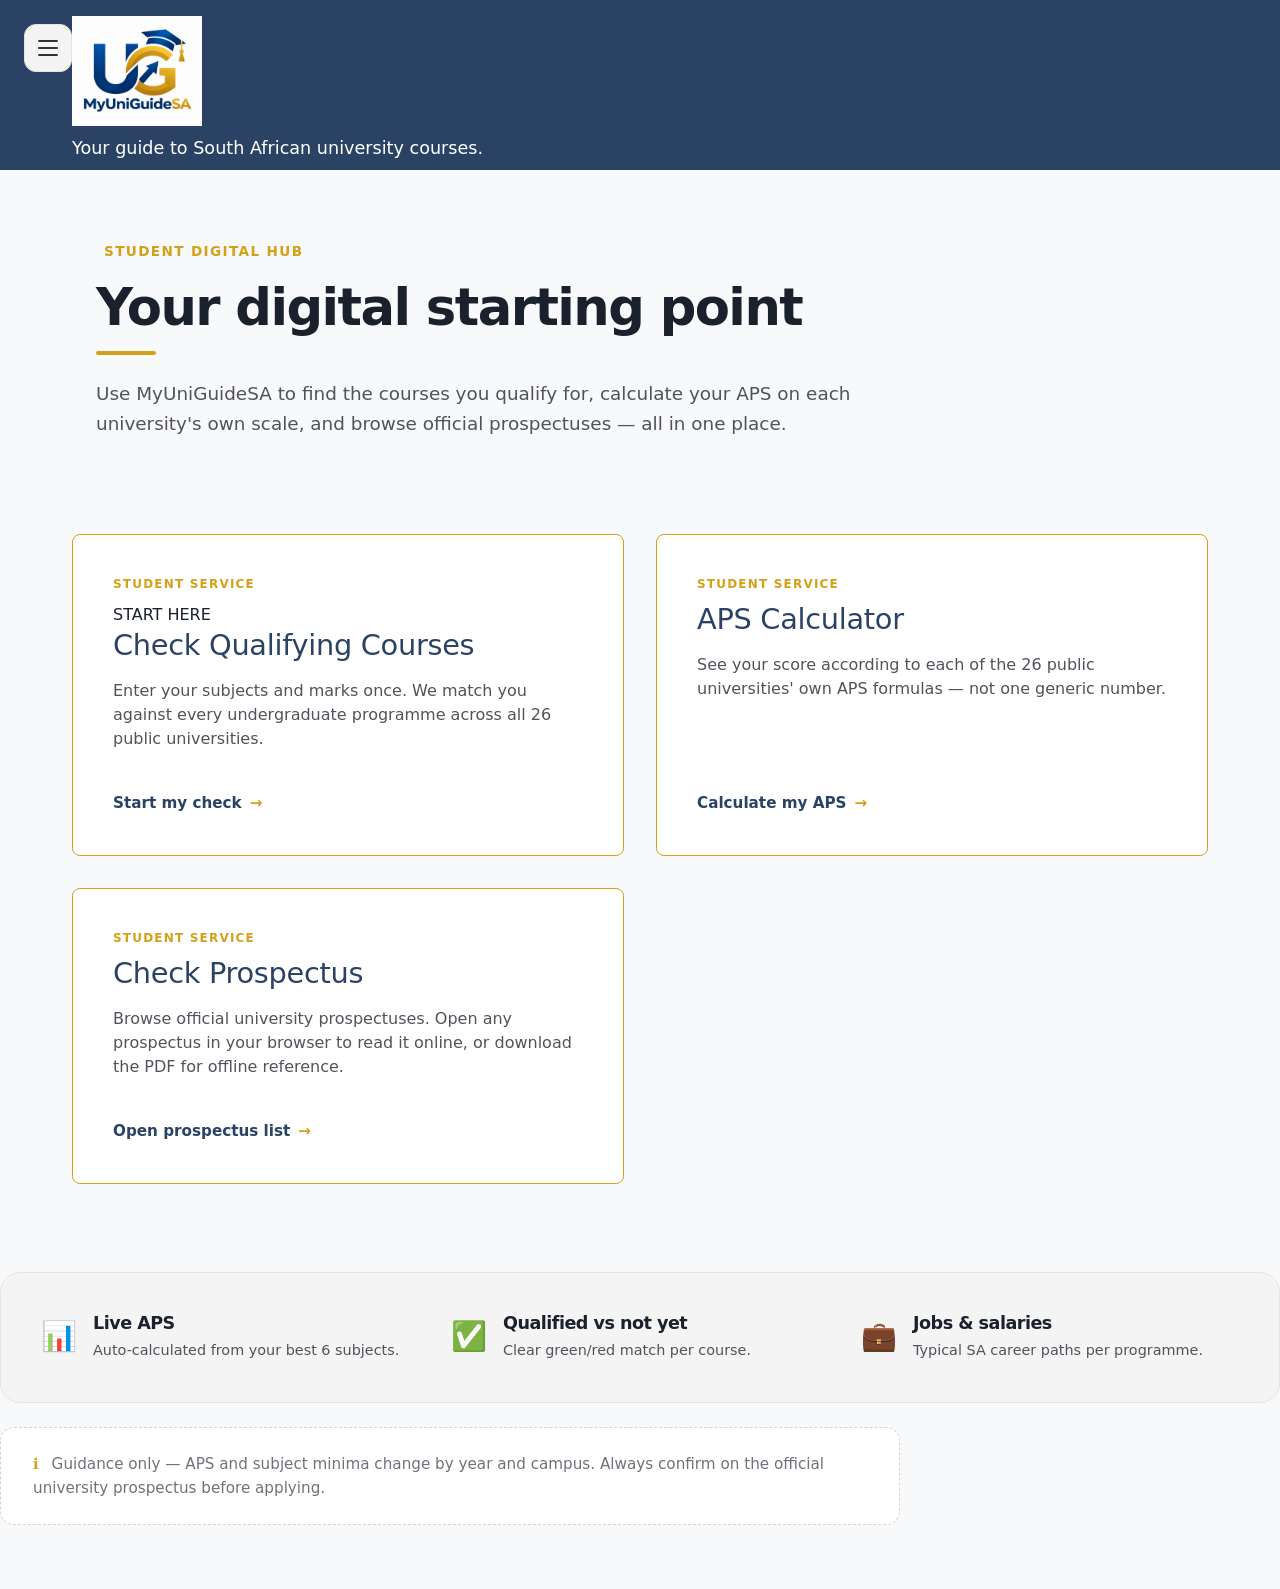
<file: index.html>
<!DOCTYPE html>
<html lang="en">
<head>
    <meta charset="UTF-8">
    <meta name="viewport" content="width=device-width, initial-scale=1.0">
    <title>MyUniGuideSA · Home</title>
    <link rel="icon" type="image/png" href="logos/favicon-96x96.png?v=20261009" sizes="96x96" />
    <link rel="icon" type="image/svg+xml" href="logos/favicon.svg?v=20261009" />
    <link rel="shortcut icon" href="logos/favicon.ico?v=20261009" />
    <link rel="apple-touch-icon" sizes="180x180" href="logos/apple-touch-icon.png?v=20261009" />
    <meta name="apple-mobile-web-app-title" content="MyUniGuideSA" />
    <link rel="manifest" href="logos/site.webmanifest?v=20261009" />
    <link rel="stylesheet" href="style.css">
    <script>
        // Force Light Mode
        document.documentElement.classList.add('light');
    </script>
</head>
<body>
    <button type="button" class="menu-btn menu-btn-fixed" id="menuBtn" aria-label="Open menu" title="Menu">
        <span class="menu-bar"></span>
        <span class="menu-bar"></span>
        <span class="menu-bar"></span>
    </button>

    <div class="side-menu-backdrop" id="menuBackdrop" hidden></div>
    <nav class="side-menu" id="sideMenu" aria-label="Main menu" hidden>
        <div class="side-menu-header">Menu</div>
        <a class="side-menu-item active" href="index.html">Home</a>
        <a class="side-menu-item" href="details.html">Your details</a>
        <a class="side-menu-item" href="aps.html">APS Calculator</a>
        <a class="side-menu-item" href="prospectus.html">Prospectus</a>
        <a class="side-menu-item" href="contact.html">Contact</a>
    </nav>

    <!-- FULL WIDTH BLUE TOP BAR -->
    <div class="top-banner">
        <div class="top-bar">
            <a href="index.html" class="logo-group">
                <img src="logos/logo.png" alt="MyUniGuideSA Logo" class="site-logo">
                <span class="logo-subhead">Your guide to South African university courses.</span>
            </a>
        </div>
    </div>

    <div class="app-container">
        
        <!-- HERO TEXT -->
        <div class="home-hero">
            <span class="home-badge"><span class="dot"></span> STUDENT DIGITAL HUB</span>
            <h2>Your digital starting point</h2>
            <p class="lead">
                Use MyUniGuideSA to find the courses you qualify for, calculate your APS
                on each university's own scale, and browse official prospectuses — all in one place.
            </p>
        </div>

        <div class="home-wrapper">
            <!-- MAIN ACTION GRID: Check Qualifying Courses is the hero -->
            <div class="action-grid">
                <a class="action-card primary" href="details.html">
                    <span class="card-tag">START HERE</span>
                    <h3>Check <span>Qualifying Courses</span></h3>
                    <p>Enter your subjects and marks once. We match you against every undergraduate programme across all 26 public universities.</p>
                    <span class="cta">Start my check <span class="arrow">→</span></span>
                </a>

                <a class="action-card secondary" href="aps.html">
                    <h3>APS Calculator</h3>
                    <p>See your score according to each of the 26 public universities' own APS formulas — not one generic number.</p>
                    <span class="cta">Calculate my APS <span class="arrow">→</span></span>
                </a>

                <a class="action-card secondary" href="prospectus.html">
                    <h3>Check Prospectus</h3>
                    <p>Browse official university prospectuses. Open any prospectus in your browser to read it online, or download the PDF for offline reference.</p>
                    <span class="cta">Open prospectus list <span class="arrow">→</span></span>
                </a>
            </div>

            <div class="feature-strip">
                <div class="feature-item">
                    <div class="f-icon">📊</div>
                    <div>
                        <h4>Live APS</h4>
                        <p>Auto-calculated from your best 6 subjects.</p>
                    </div>
                </div>
                <div class="feature-item">
                    <div class="f-icon">✅</div>
                    <div>
                        <h4>Qualified vs not yet</h4>
                        <p>Clear green/red match per course.</p>
                    </div>
                </div>
                <div class="feature-item">
                    <div class="f-icon">💼</div>
                    <div>
                        <h4>Jobs & salaries</h4>
                        <p>Typical SA career paths per programme.</p>
                    </div>
                </div>
            </div>

            <div class="home-note">
                <span class="info">ℹ</span>
                Guidance only — APS and subject minima change by year and campus.
                Always confirm on the official university prospectus before applying.
            </div>

        </div>
    </div>

    <script src="index.js"></script>
</body>
</html>
</file>
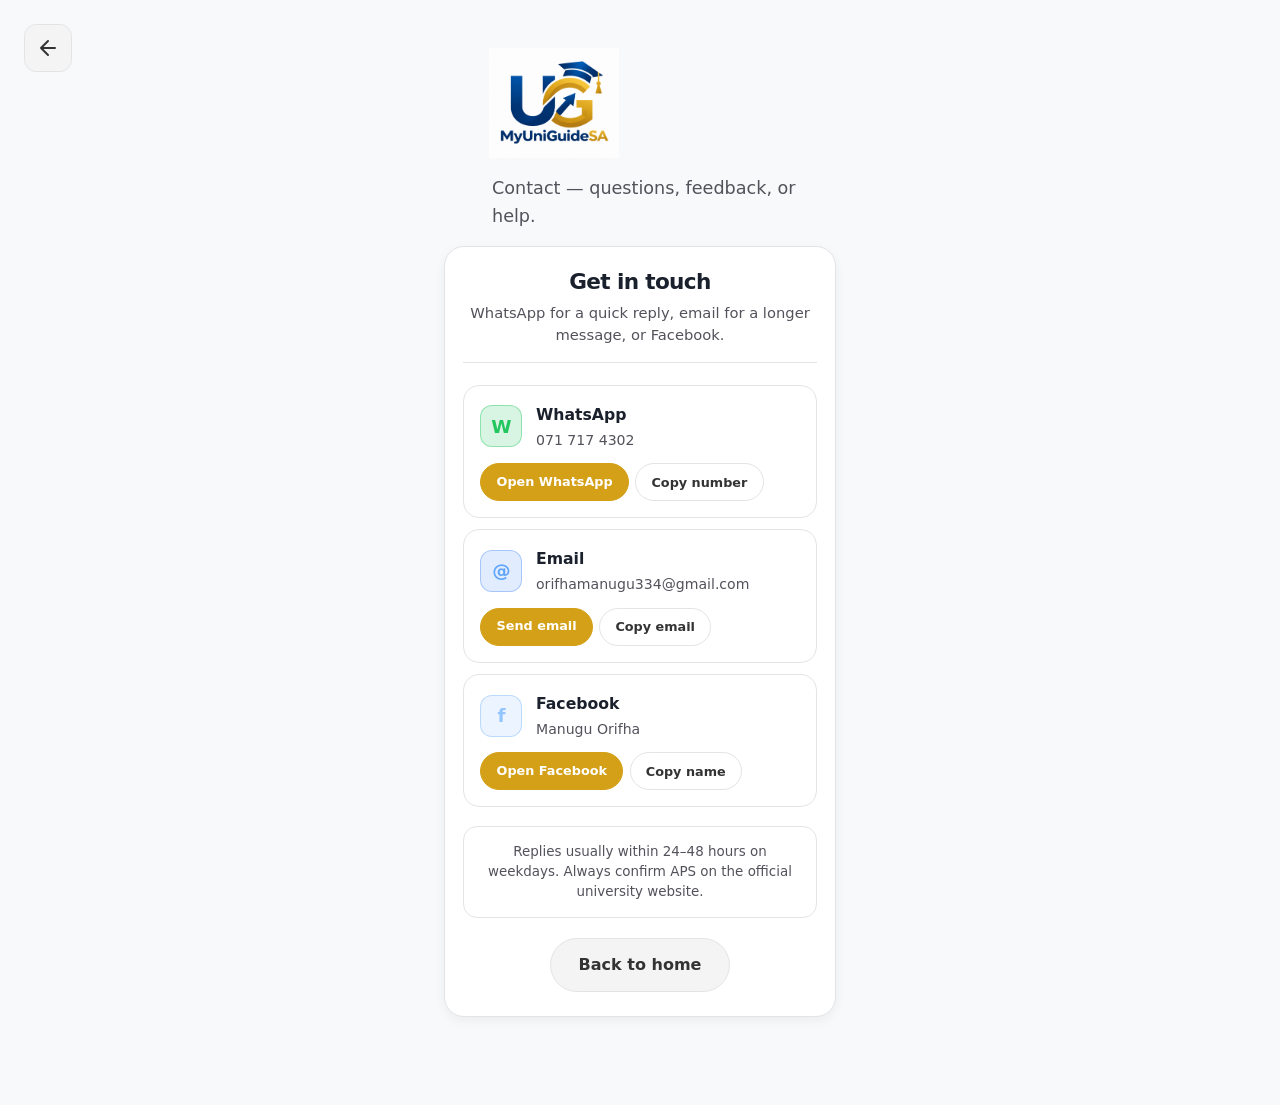
<file: contact.html>
<!DOCTYPE html>
<html lang="en">
<head>
    <meta charset="UTF-8">
    <meta name="viewport" content="width=device-width, initial-scale=1.0">
    <title>MyUniGuideSA · Contact</title>
    <link rel="icon" type="image/png" href="logos/favicon-96x96.png?v=20261009" sizes="96x96" />
    <link rel="icon" type="image/svg+xml" href="logos/favicon.svg?v=20261009" />
    <link rel="shortcut icon" href="logos/favicon.ico?v=20261009" />
    <link rel="apple-touch-icon" sizes="180x180" href="logos/apple-touch-icon.png?v=20261009" />
    <meta name="apple-mobile-web-app-title" content="MyUniGuideSA" />
    <link rel="manifest" href="logos/site.webmanifest?v=20261009" />
    <link rel="stylesheet" href="style.css">
    <script>
        // Force Light Mode
        document.documentElement.classList.add('light');
    </script>
    <style>
      body { padding-left: 0.75rem; padding-right: 0.75rem; }
      .app-container { max-width: 520px; }
      .top-bar { margin-left: 2.8rem; margin-bottom: 0.5rem; }
      .contact-card { padding: 1.35rem 1.15rem 1.5rem; }
      .contact-hero {
        text-align: center; margin-bottom: 1.35rem; padding-bottom: 1rem;
        border-bottom: 1px solid var(--border);
      }
      .contact-hero h2 { justify-content: center; margin-bottom: 0.45rem; font-size: 1.35rem; }
      .contact-intro {
        margin: 0 auto; max-width: 26rem; text-align: center;
        color: var(--text-muted); font-size: 0.92rem; line-height: 1.5;
      }
      .contact-list { display: flex; flex-direction: column; gap: 0.7rem; }
      .contact-item {
        display: flex; flex-direction: column; gap: 0.75rem;
        padding: 1rem; border-radius: 16px;
        border: 1px solid var(--border); background: var(--surface);
      }
      .contact-item-top {
        display: flex; flex-direction: row; align-items: center;
        gap: 0.85rem; text-align: left;
      }
      .contact-icon {
        width: 42px; height: 42px; border-radius: 12px;
        display: flex; align-items: center; justify-content: center;
        flex-shrink: 0; font-size: 1.15rem; font-weight: 700;
        background: var(--surface2); border: 1px solid var(--border);
      }
      .contact-item.whatsapp .contact-icon {
        background: rgba(34,197,94,0.18); border-color: rgba(34,197,94,0.4); color: #22c55e;
      }
      .contact-item.email .contact-icon {
        background: rgba(59,130,246,0.15); border-color: rgba(59,130,246,0.35); color: #60a5fa;
      }
      .contact-item.facebook .contact-icon {
        background: rgba(96,165,250,0.12); border-color: rgba(96,165,250,0.35); color: #93c5fd;
      }
      .contact-item-text { min-width: 0; text-align: left; }
      .contact-item-text strong {
        display: block; color: var(--heading); font-size: 0.98rem;
        margin-bottom: 0.12rem; text-align: left;
      }
      .contact-item-text span {
        display: block; color: var(--text-muted); font-size: 0.88rem;
        word-break: break-all; text-align: left;
      }
      .contact-actions { display: flex; flex-wrap: wrap; gap: 0.4rem; }
      .contact-action {
        border: 1px solid var(--border); background: var(--surface3); color: var(--text);
        border-radius: 999px; padding: 0.48rem 0.95rem; font-size: 0.8rem;
        font-weight: 600; cursor: pointer; font-family: inherit; text-decoration: none;
      }
      .contact-action.primary { background: var(--accent); border-color: var(--accent); color: #fff; }
      .contact-note {
        margin-top: 1.2rem; padding: 0.9rem 1rem; border-radius: 14px;
        background: var(--surface2); border: 1px solid var(--border);
        color: var(--text-muted); font-size: 0.84rem; line-height: 1.5; text-align: center;
      }
      .copy-toast {
        position: fixed; left: 50%; bottom: 1.4rem;
        transform: translateX(-50%) translateY(120%);
        background: var(--accent); color: #fff; padding: 0.6rem 1.1rem;
        border-radius: 40px; font-size: 0.86rem; font-weight: 600; z-index: 400;
        opacity: 0; transition: 0.25s; pointer-events: none;
      }
      .copy-toast.show { opacity: 1; transform: translateX(-50%) translateY(0); }
      @media (max-width: 700px) {
        .top-bar { margin-left: 2.6rem; }
        .contact-action { flex: 1 1 calc(50% - 0.25rem); text-align: center; }
      }
    </style>
</head>
<body>
    <!-- Back Button -->
    <a href="javascript:history.back()" class="back-btn" aria-label="Go back" title="Back">
        <svg viewBox="0 0 24 24">
            <path d="M19 12H5M12 19l-7-7 7-7"/>
        </svg>
    </a>

    <div class="side-menu-backdrop" id="menuBackdrop" hidden></div>
    <nav class="side-menu" id="sideMenu" aria-label="Main menu" hidden>
        <div class="side-menu-header">Menu</div>
        <a class="side-menu-item" href="index.html">Home</a>
        <a class="side-menu-item" href="details.html">Your details</a>
        <a class="side-menu-item active" href="contact.html">Contact</a>
    </nav>

    <div class="app-container">
        <div class="top-bar">
            <a href="index.html">
                <img src="logos/logo.png" alt="MyUniGuideSA Logo" class="site-logo">
            </a>
        </div>
        <div class="subhead">Contact — questions, feedback, or help.</div>

        <div class="card single-card contact-card">
            <div class="contact-hero">
                <h2>Get in touch</h2>
                <p class="contact-intro">WhatsApp for a quick reply, email for a longer message, or Facebook.</p>
            </div>

            <div class="contact-list">
                <div class="contact-item whatsapp">
                    <div class="contact-item-top">
                        <div class="contact-icon">W</div>
                        <div class="contact-item-text">
                            <strong>WhatsApp</strong>
                            <span>071 717 4302</span>
                        </div>
                    </div>
                    <div class="contact-actions">
                        <a class="contact-action primary" href="https://wa.me/27717174302" target="_blank" rel="noopener noreferrer">Open WhatsApp</a>
                        <button type="button" class="contact-action" data-copy="0717174302">Copy number</button>
                    </div>
                </div>

                <div class="contact-item email">
                    <div class="contact-item-top">
                        <div class="contact-icon">@</div>
                        <div class="contact-item-text">
                            <strong>Email</strong>
                            <span>orifhamanugu334@gmail.com</span>
                        </div>
                    </div>
                    <div class="contact-actions">
                        <a class="contact-action primary" href="mailto:orifhamanugu334@gmail.com">Send email</a>
                        <button type="button" class="contact-action" data-copy="orifhamanugu334@gmail.com">Copy email</button>
                    </div>
                </div>

                <div class="contact-item facebook">
                    <div class="contact-item-top">
                        <div class="contact-icon">f</div>
                        <div class="contact-item-text">
                            <strong>Facebook</strong>
                            <span>Manugu Orifha</span>
                        </div>
                    </div>
                    <div class="contact-actions">
                        <a class="contact-action primary" href="https://www.facebook.com/orifha.ori.965" target="_blank" rel="noopener noreferrer">Open Facebook</a>
                        <button type="button" class="contact-action" data-copy="Manugu Orifha">Copy name</button>
                    </div>
                </div>
            </div>

            <p class="contact-note">
                Replies usually within 24–48 hours on weekdays.
                Always confirm APS on the official university website.
            </p>

            <div style="text-align:center; margin-top:1.25rem;">
                <a href="index.html" class="btn-secondary" style="text-decoration:none;">Back to home</a>
            </div>
        </div>
    </div>

    <div class="copy-toast" id="copyToast">Copied</div>

    <script src="contact.js"></script>
</body>
</html>
</file>
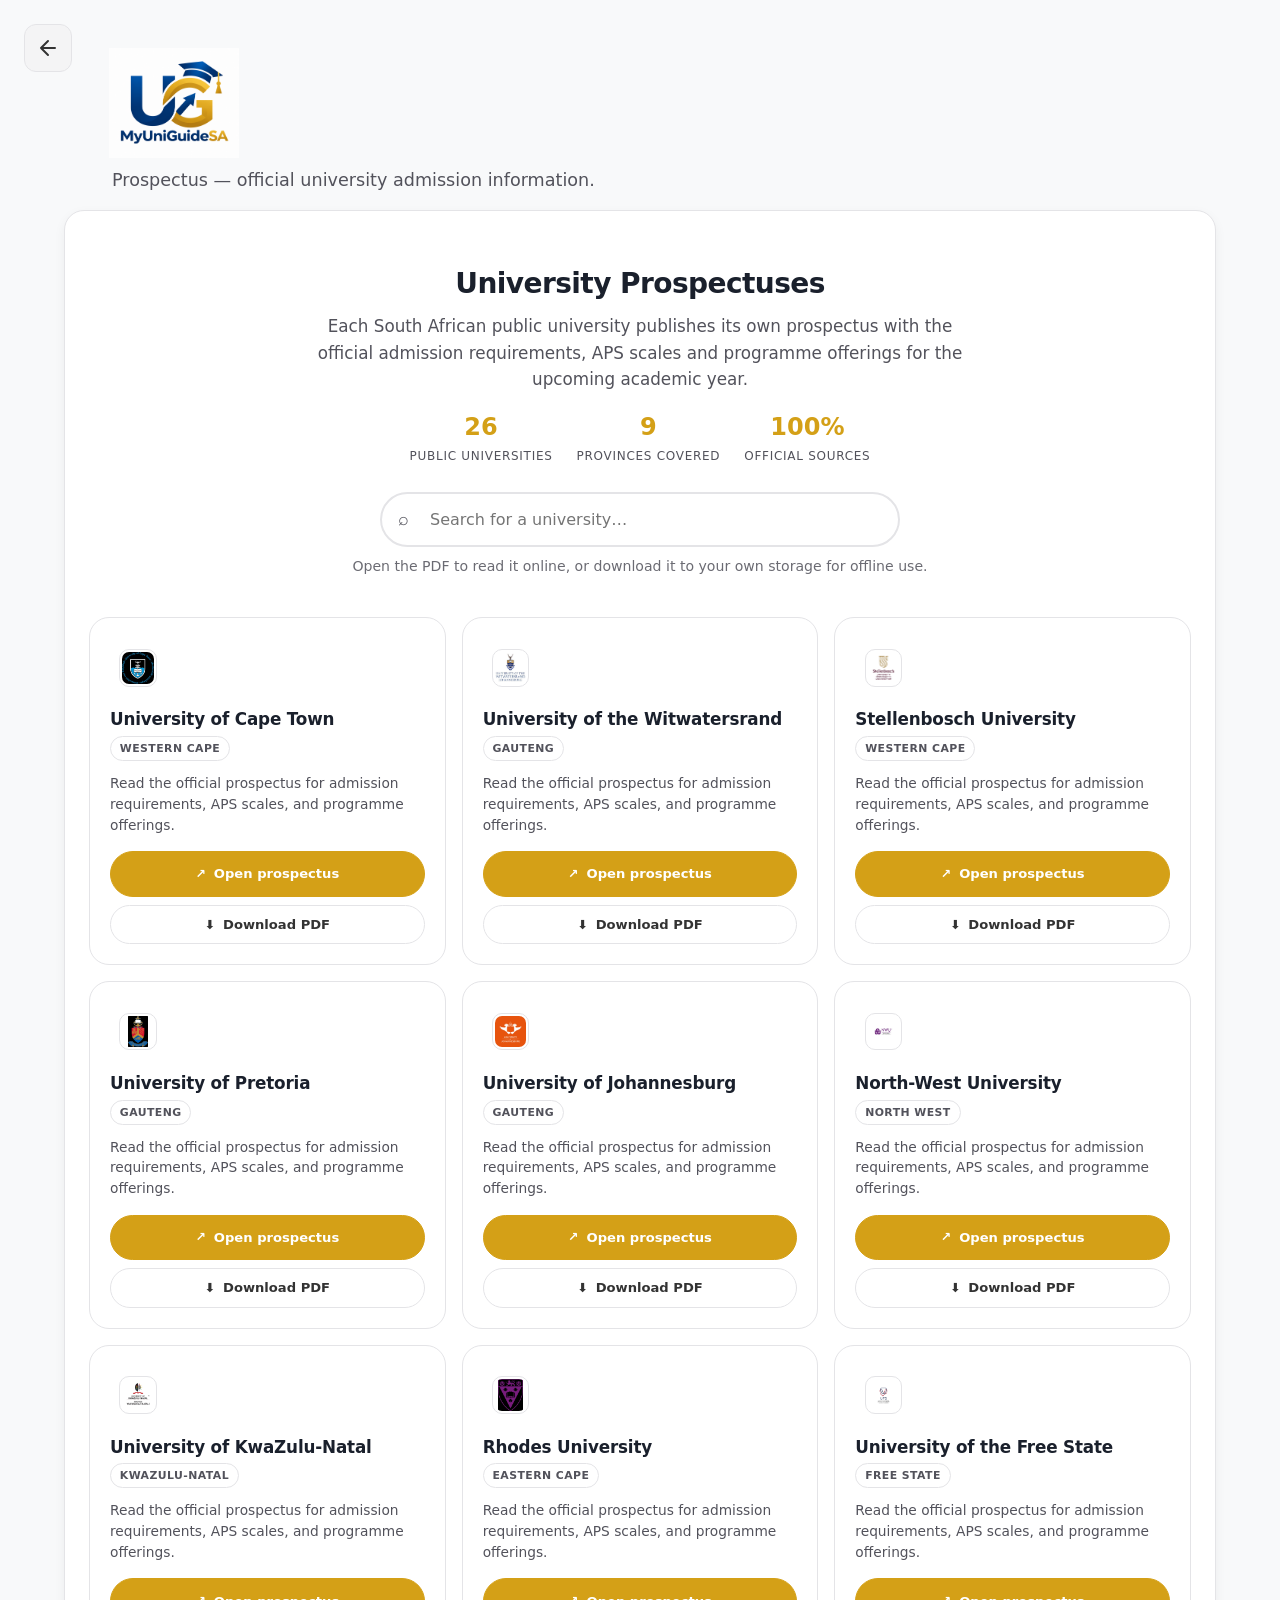
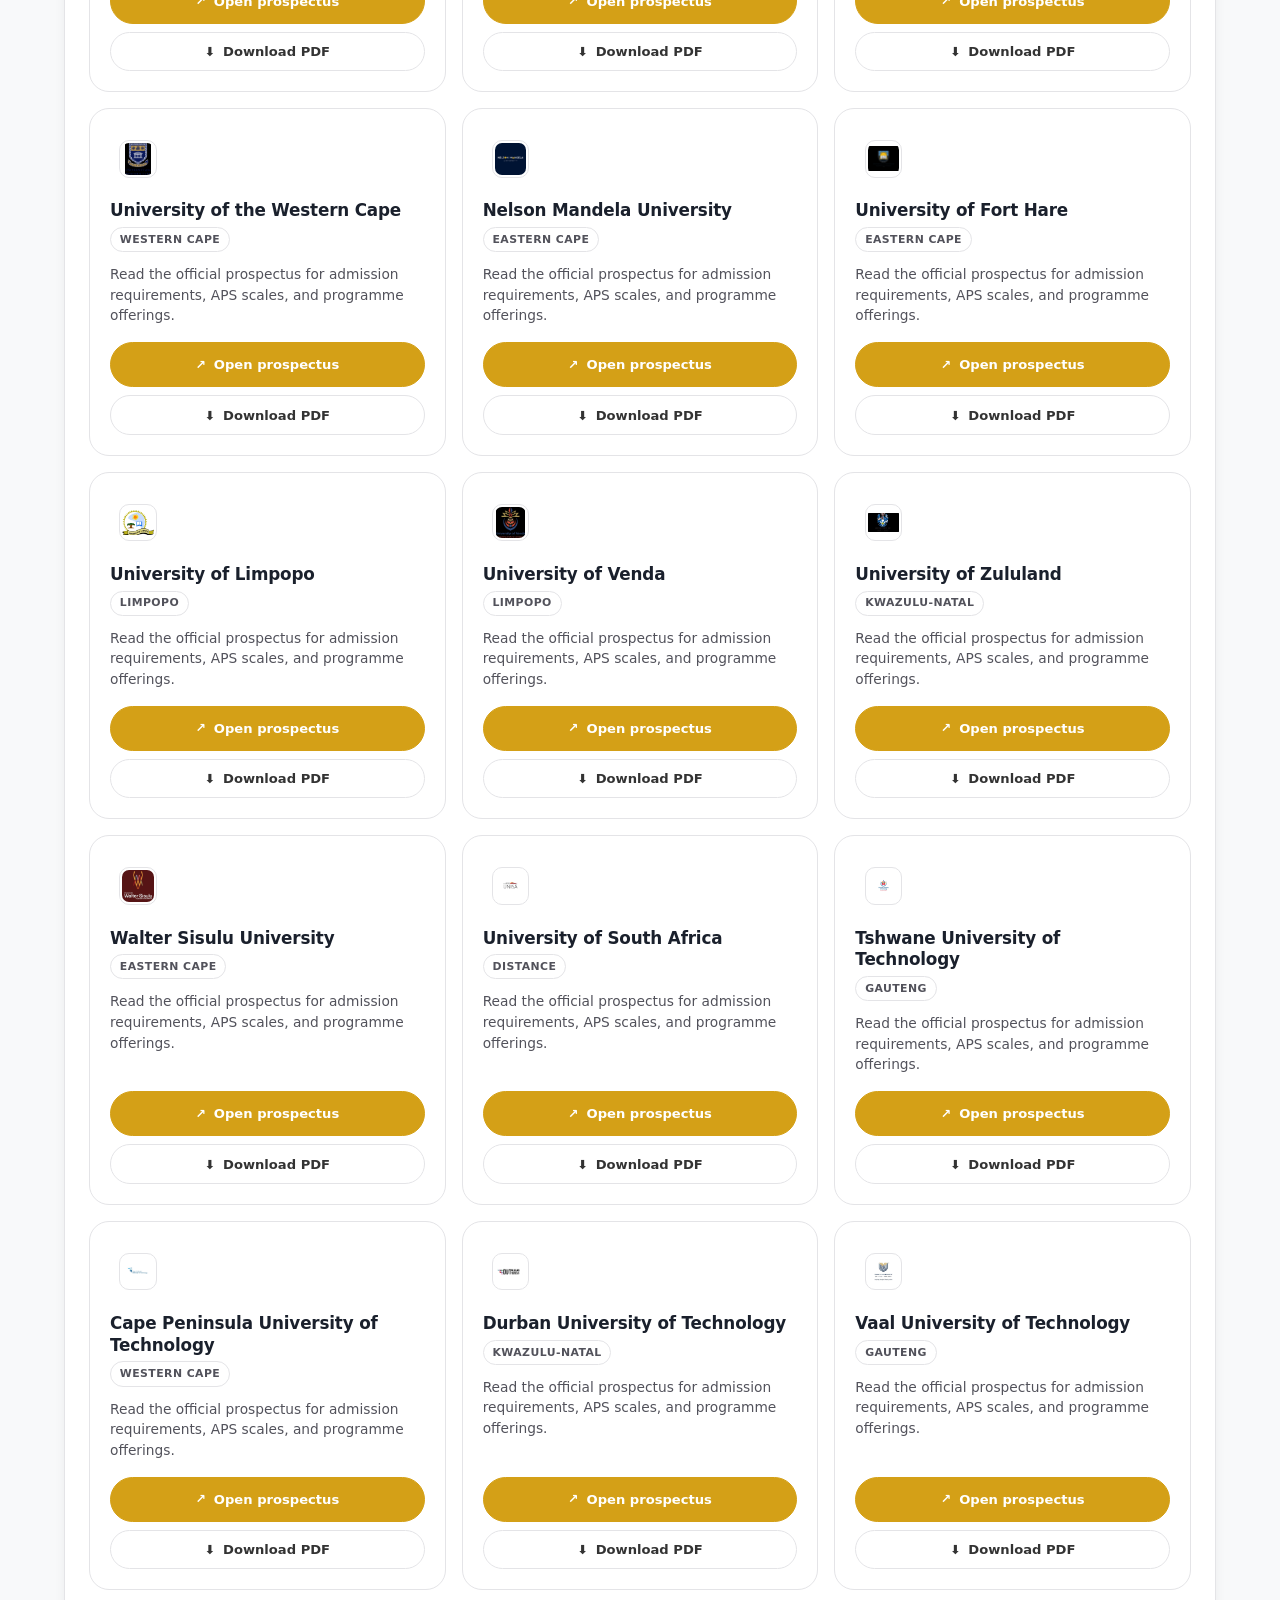
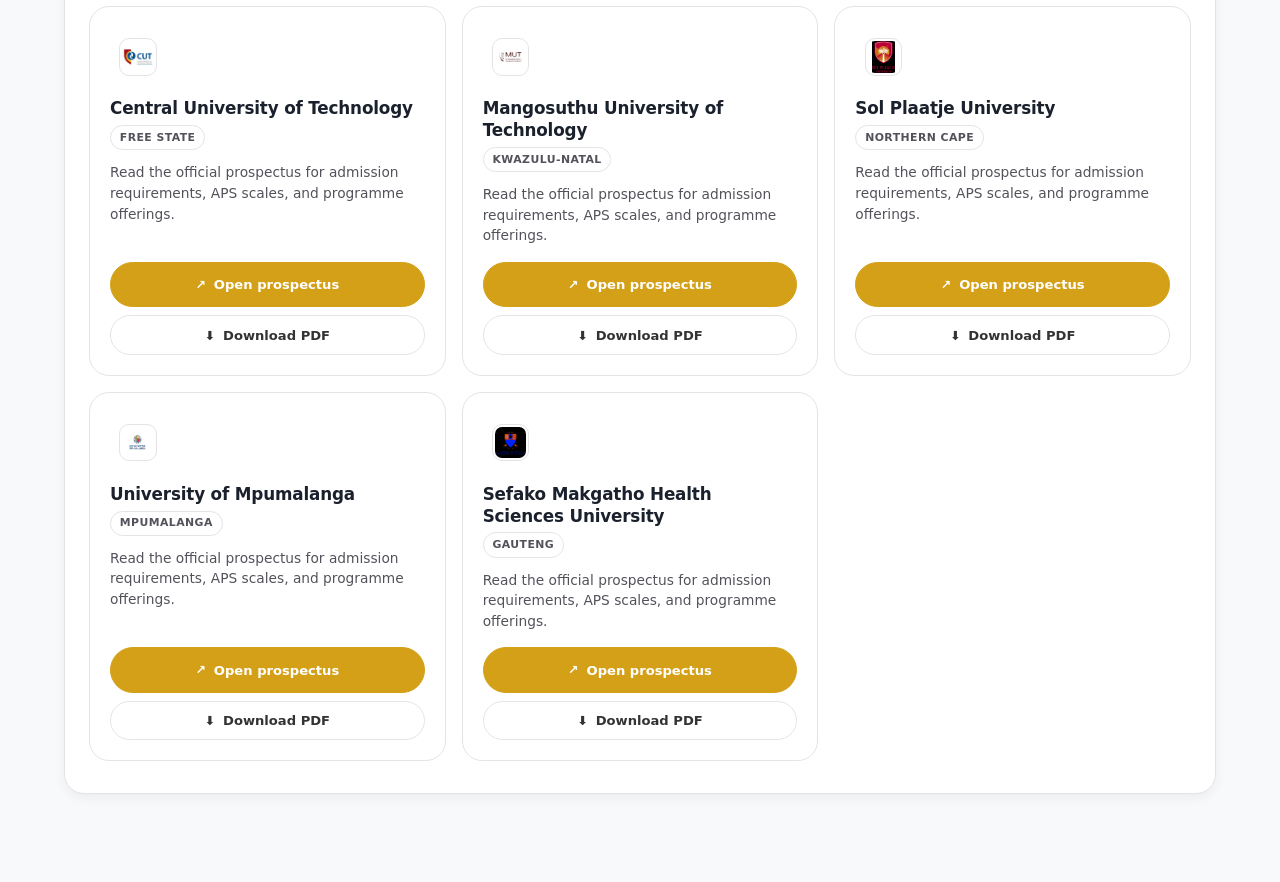
<file: prospectus.html>
<!DOCTYPE html>
<html lang="en">
<head>
    <meta charset="UTF-8">
    <meta name="viewport" content="width=device-width, initial-scale=1.0">
    <title>MyUniGuideSA · Prospectus</title>
    <link rel="icon" type="image/png" href="logos/favicon-96x96.png?v=20261009" sizes="96x96" />
    <link rel="icon" type="image/svg+xml" href="logos/favicon.svg?v=20261009" />
    <link rel="shortcut icon" href="logos/favicon.ico?v=20261009" />
    <link rel="apple-touch-icon" sizes="180x180" href="logos/apple-touch-icon.png?v=20261009" />
    <meta name="apple-mobile-web-app-title" content="MyUniGuideSA" />
    <link rel="manifest" href="logos/site.webmanifest?v=20261009" />
    <link rel="stylesheet" href="style.css">
    <script>
        // Force Light Mode
        document.documentElement.classList.add('light');
    </script>
    <style>
      .prospectus-hero {
        text-align: center;
        padding: 2rem 0.5rem 1.5rem;
      }
      .prospectus-hero h2 {
        font-size: 1.75rem;
        color: var(--heading);
        margin-bottom: 0.75rem;
        justify-content: center;
        letter-spacing: -0.02em;
      }
      .prospectus-hero p {
        color: var(--text-muted);
        font-size: 1.05rem;
        line-height: 1.6;
        max-width: 42rem;
        margin: 0 auto 0.5rem;
      }
      .prospectus-hero .hero-sub {
        font-size: 0.88rem;
        color: var(--text-muted);
        margin-top: 0.5rem;
        opacity: 0.85;
      }
      .prospectus-search-bar {
        max-width: 520px;
        margin: 1.5rem auto 0;
        position: relative;
      }
      .prospectus-search-bar input {
        width: 100%;
        padding: 1rem 1.25rem 1rem 3rem;
        border: 2px solid var(--border);
        border-radius: 50px;
        background: var(--input-bg);
        color: var(--text);
        font-size: 1rem;
        font-family: inherit;
        transition: border-color 0.2s, box-shadow 0.2s;
      }
      .prospectus-search-bar input:focus {
        outline: none;
        border-color: var(--accent);
        box-shadow: 0 0 0 4px rgba(59, 130, 246, 0.2);
      }
      .prospectus-search-bar .search-icon {
        position: absolute;
        left: 1.1rem;
        top: 50%;
        transform: translateY(-50%);
        color: var(--text-muted);
        font-size: 1.1rem;
        pointer-events: none;
      }
      .prospectus-filter-bar {
        display: flex;
        flex-wrap: wrap;
        align-items: center;
        gap: 0.45rem;
        margin: 1.5rem 0 1.25rem;
        padding: 0.75rem 1rem;
        background: var(--surface3);
        border: 1px solid var(--border);
        border-radius: 16px;
      }
      .prospectus-filter-bar label {
        font-size: 0.82rem;
        font-weight: 600;
        color: var(--text-muted);
        margin-right: 0.1rem;
        margin-bottom: 0;
        display: inline;
        text-transform: uppercase;
        letter-spacing: 0.04em;
      }
      .prospectus-filter-bar .filter-btn {
        background: var(--surface);
        border: 1px solid var(--border);
        color: var(--text);
        padding: 0.35rem 0.85rem;
        border-radius: 20px;
        font-size: 0.8rem;
        font-weight: 500;
        cursor: pointer;
        transition: 0.15s;
      }
      .prospectus-filter-bar .filter-btn.active {
        background: var(--accent);
        border-color: var(--accent);
        color: #fff;
      }
      .prospectus-filter-bar .filter-btn:hover:not(.active) {
        border-color: var(--accent);
      }
      .prospectus-grid {
        display: grid;
        gap: 1rem;
        margin-top: 0.5rem;
      }
      @media (min-width: 700px) {
        .prospectus-grid { grid-template-columns: repeat(2, 1fr); }
      }
      @media (min-width: 1100px) {
        .prospectus-grid { grid-template-columns: repeat(3, 1fr); }
      }
      .prospectus-card {
        background: var(--surface);
        border: 1px solid var(--border);
        border-radius: 20px;
        padding: 1.35rem 1.25rem 1.25rem;
        display: flex;
        flex-direction: column;
        transition: border-color 0.2s, box-shadow 0.2s, transform 0.2s;
        position: relative;
        overflow: hidden;
      }
      .prospectus-card:hover {
        border-color: var(--accent);
        box-shadow: 0 8px 24px rgba(59, 130, 246, 0.12);
        transform: translateY(-2px);
      }
      .prospectus-card .uni-logo-wrap { margin-bottom: 0.85rem; }
      .prospectus-card h3 {
        font-size: 1.05rem;
        color: var(--heading);
        margin-bottom: 0.3rem;
        line-height: 1.3;
        letter-spacing: -0.01em;
      }
      .prospectus-card .province-tag {
        display: inline-block;
        margin-bottom: 0.75rem;
        align-self: flex-start;
        font-size: 0.68rem;
        font-weight: 600;
        padding: 0.18rem 0.55rem;
        border-radius: 20px;
        background: var(--surface2);
        border: 1px solid var(--border);
        color: var(--text-muted);
        text-transform: uppercase;
        letter-spacing: 0.04em;
      }
      .prospectus-card p {
        color: var(--text-muted);
        font-size: 0.86rem;
        line-height: 1.5;
        margin-bottom: 1rem;
        flex: 1;
      }
      .prospectus-card .card-actions {
        display: flex;
        flex-direction: column;
        gap: 0.5rem;
        margin-top: auto;
      }
      .prospectus-card .btn-open,
      .prospectus-card .btn-download {
        display: inline-flex;
        align-items: center;
        justify-content: center;
        gap: 0.4rem;
        padding: 0.7rem 1.15rem;
        border-radius: 40px;
        font-weight: 600;
        font-size: 0.82rem;
        text-decoration: none;
        transition: 0.2s;
        width: 100%;
        cursor: pointer;
        font-family: inherit;
        border: 1px solid transparent;
      }
      .prospectus-card .btn-open {
        background: var(--accent);
        color: #fff;
        border-color: var(--accent);
      }
      .prospectus-card .btn-open:hover {
        background: var(--accent-hover);
        border-color: var(--accent-hover);
        transform: scale(1.02);
      }
      .prospectus-card .btn-download {
        background: var(--surface2);
        color: var(--text);
        border-color: var(--border);
      }
      .prospectus-card .btn-download:hover {
        border-color: var(--accent);
        color: var(--accent);
        transform: scale(1.02);
      }
      .prospectus-card .btn-open .ico,
      .prospectus-card .btn-download .ico {
        font-size: 0.95em;
        margin-right: 0.1rem;
      }
      .no-prospectus {
        grid-column: 1 / -1;
        text-align: center;
        padding: 3rem 1rem;
        color: var(--text-muted);
        font-size: 0.95rem;
      }
      .top-bar { margin-left: 2.8rem; }
      .prospectus-stats {
        display: flex;
        flex-wrap: wrap;
        justify-content: center;
        gap: 1.5rem;
        margin-top: 1.25rem;
      }
      .prospectus-stat { text-align: center; }
      .prospectus-stat .stat-num {
        display: block;
        font-size: 1.5rem;
        font-weight: 700;
        color: var(--accent);
        line-height: 1.2;
      }
      .prospectus-stat .stat-label {
        font-size: 0.75rem;
        color: var(--text-muted);
        text-transform: uppercase;
        letter-spacing: 0.06em;
      }
      .download-toast {
        position: fixed;
        left: 50%;
        bottom: 1.5rem;
        transform: translateX(-50%) translateY(120%);
        background: var(--surface3);
        color: var(--heading);
        border: 1px solid var(--border);
        padding: 0.85rem 1.2rem;
        border-radius: 14px;
        font-size: 0.9rem;
        font-weight: 600;
        z-index: 9999;
        max-width: min(92vw, 360px);
        text-align: center;
        box-shadow: 0 12px 30px rgba(0,0,0,0.25);
        opacity: 0;
        transition: 0.25s;
        pointer-events: none;
      }
      .download-toast.show {
        opacity: 1;
        transform: translateX(-50%) translateY(0);
      }
      @media (max-width: 700px) {
        .top-bar { margin-left: 2.6rem; }
        .prospectus-hero h2 { font-size: 1.4rem; }
        .prospectus-hero p { font-size: 0.95rem; }
        .prospectus-filter-bar {
          flex-direction: column;
          align-items: stretch;
          gap: 0.5rem;
        }
        .prospectus-card { padding: 1.1rem; }
        .prospectus-stats { gap: 1rem; }
        .prospectus-stat .stat-num { font-size: 1.25rem; }
      }
    </style>
</head>
<body>
    <!-- Back Button -->
    <a href="javascript:history.back()" class="back-btn" aria-label="Go back" title="Back">
        <svg viewBox="0 0 24 24">
            <path d="M19 12H5M12 19l-7-7 7-7"/>
        </svg>
    </a>

    <div class="side-menu-backdrop" id="menuBackdrop" hidden></div>
    <nav class="side-menu" id="sideMenu" aria-label="Main menu" hidden>
        <div class="side-menu-header">Menu</div>
        <a class="side-menu-item" href="index.html">Home</a>
        <a class="side-menu-item" href="details.html">Your details</a>
        <a class="side-menu-item" href="courses.html">Your courses</a>
        <a class="side-menu-item active" href="prospectus.html">Prospectus</a>
        <a class="side-menu-item" href="contact.html">Contact</a>
    </nav>

    <div class="app-container">
        <div class="top-bar">
            <a href="index.html">
                <img src="logos/logo.png" alt="MyUniGuideSA Logo" class="site-logo">
            </a>
        </div>
        <div class="subhead">Prospectus — official university admission information.</div>

        <div class="card single-card" style="padding: 1.5rem 1.5rem 2rem;">
            <div class="prospectus-hero">
                <h2>University Prospectuses</h2>
                <p>
                    Each South African public university publishes its own prospectus with the
                    official admission requirements, APS scales and programme offerings for the
                    upcoming academic year.
                </p>
                <div class="prospectus-stats">
                    <div class="prospectus-stat">
                        <span class="stat-num">26</span>
                        <span class="stat-label">Public universities</span>
                    </div>
                    <div class="prospectus-stat">
                        <span class="stat-num">9</span>
                        <span class="stat-label">Provinces covered</span>
                    </div>
                    <div class="prospectus-stat">
                        <span class="stat-num">100%</span>
                        <span class="stat-label">Official sources</span>
                    </div>
                </div>
                <div class="prospectus-search-bar">
                    <span class="search-icon">⌕</span>
                    <input type="search" id="prospectusSearch" placeholder="Search for a university…" autocomplete="off">
                </div>
                <p class="hero-sub">Open the PDF to read it online, or download it to your own storage for offline use.</p>
            </div>

            <div class="prospectus-grid" id="prospectusGrid"></div>
        </div>
    </div>

    <div class="download-toast" id="downloadToast">Downloading prospectus…</div>

    <script src="prospectus.js"></script>
</body>
</html>
</file>
<file: style.css>
/* ============================================================
   MyUniGuideSA — Stok-Vel Inspired Theme (Full Screen Layout)
   Base: style.css
   ============================================================ */

:root {
    /* Core Colors */
    --bg: #0D0D0D;
    --surface: #1C1C1E;
    --surface-2: #242426;
    --surface-3: #2C2C2E;
    --border: #333336;
    --border-light: #3A3A3C;

    /* Accent */
    --accent: #D4A017;
    --accent-hover: #E0AE2A;
    --accent-glow: rgba(212, 160, 23, 0.15);

    /* Text */
    --text: #FFFFFF;
    --heading: #FFFFFF;
    --text-muted: #A0A0A5;
    --text-dim: #8E8E93;

    /* Status */
    --success: #22c55e;
    --success-bg: rgba(34, 197, 94, 0.15);
    --danger: #f87171;
    --danger-bg: rgba(248, 113, 113, 0.15);
    --info: #60a5fa;

    /* Shape & Shadow */
    --radius-card: 20px;
    --radius-sm: 14px;
    --radius-pill: 999px;
    --shadow: 0 8px 24px rgba(0, 0, 0, 0.35);
    --shadow-glow: 0 0 0 4px var(--accent-glow);

    /* Layout */
    --max-width: 100%;
    --content-padding: 2rem 4rem;
}

/* Light Mode Override */
html.light {
    --bg: #F8F9FA;
    --surface: #FFFFFF;
    --surface-2: #F4F4F5;
    --surface-3: #E4E4E7;
    --border: #E4E4E7;
    --border-light: #D4D4D8;
    --text: #333333;
    --heading: #1A202C;
    --text-muted: #52525B;
    --text-dim: #71717A;
    --shadow: 0 4px 12px rgba(0, 0, 0, 0.05);
    --accent-glow: rgba(212, 160, 23, 0.2);
}

/* ============================================================
   Base & Typography
   ============================================================ */
* {
    box-sizing: border-box;
    margin: 0;
    padding: 0;
}

body {
    background-color: var(--bg);
    color: var(--text);
    font-family: 'Inter', 'Poppins', system-ui, -apple-system, sans-serif;
    line-height: 1.6;
    -webkit-font-smoothing: antialiased;
    padding-bottom: 2rem;
    min-height: 100vh;
}

h1, h2, h3, h4, h5, h6 {
    color: var(--heading);
    font-weight: 800;
    letter-spacing: -0.03em;
    line-height: 1.2;
}

a {
    color: var(--accent);
    text-decoration: none;
    transition: color 0.2s;
}

a:hover {
    color: var(--accent-hover);
}

/* ============================================================
   Layout Containers
   ============================================================ */
.app-container {
    width: 100%;
    max-width: var(--max-width);
    margin: 0 auto;
    padding: var(--content-padding);
}

/* Override app-container on the home page to remove padding for the full-bleed banner */
.home-wrapper {
    margin: 0 -4rem; /* Negates the app-container padding on desktop */
}
@media (max-width: 900px) {
    .home-wrapper {
        margin: 0 -1.5rem;
    }
}
@media (max-width: 600px) {
    .home-wrapper {
        margin: 0 -1rem;
    }
}

.app-container.wide {
    max-width: var(--max-width);
}

/* Full width blue banner */
.top-banner {
    background-color: #2A4365; /* Dark blue background */
    width: 100vw;
    position: relative;
    left: 50%;
    right: 50%;
    margin-left: -50vw;
    margin-right: -50vw;
    margin-bottom: 1rem; /* Space between banner and hero text */
    box-sizing: border-box;
}

/* Logo placement inside the banner */
.top-bar {
    display: flex;
    justify-content: flex-start; 
    align-items: center;
    padding: 1.5rem 4rem; /* Keeps logo aligned with text below on desktop */
    margin: 0 auto;
    max-width: var(--max-width);
}

.top-banner .logo-subhead {
    color: #FFFFFF;
    font-size: 1.1rem;
    margin-top: 0.5rem;
    display: block;
}

/* Mobile adjustments */
@media (max-width: 900px) {
    .top-bar {
        padding: 1.5rem 1.5rem 1.5rem 4.5rem; /* Clears the fixed menu button */
    }
}

.top-bar {
    display: flex;
    justify-content: flex-start; /* Aligns to the left */
    align-items: center;
    padding: 1rem 0 0.5rem; 
    margin-left: 4.5rem; /* Pushes it right of the fixed menu button */
    margin-right: 1rem; 
}

/* Styling for the new logo image */
.site-logo {
    height: 110px; /* Adjust this number to make the logo bigger or smaller */
    width: auto;
    display: block;
    object-fit: contain;
}

/* Adjust logo size for mobile screens */
@media (max-width: 600px) {
    .site-logo {
        height: 75px; 
    }
}

.subhead {
    color: var(--text-muted);
    font-size: 1.1rem;
    margin-bottom: 1rem;
    margin-left: 3rem;
    max-width: 800px;
}

@media (max-width: 900px) {
    :root {
        --content-padding: 1.5rem 1.5rem;
    }
    .top-bar, .subhead {
        margin-left: 3.5rem;
    }
}

@media (max-width: 600px) {
    :root {
        --content-padding: 1rem;
    }
    .top-bar, .subhead {
        margin-left: 3.5rem;
    }
    .top-bar h1 { font-size: 1.5rem; }
    .subhead { font-size: 0.95rem; }
}

/* ============================================================
   Cards
   ============================================================ */
.card {
    background: var(--surface);
    border: 1px solid var(--border);
    border-radius: var(--radius-card);
    box-shadow: var(--shadow);
    margin-bottom: 1.5rem;
    width: 100%;
}

.single-card {
    padding: 3rem;
}

@media (max-width: 600px) {
    .single-card {
        padding: 1.5rem;
    }
}

/* ============================================================
   Buttons
   ============================================================ */
button, .btn-primary, .btn-secondary, .btn-add, .btn-calc {
    font-family: inherit;
    cursor: pointer;
    transition: all 0.2s ease;
}

.btn-primary, .btn-calc {
    display: inline-flex;
    align-items: center;
    justify-content: center;
    background: var(--accent);
    color: #fff;
    font-weight: 700;
    font-size: 1.05rem;
    border: none;
    border-radius: var(--radius-pill);
    padding: 1rem 2rem;
    width: 100%;
    margin-top: 1rem;
}

.btn-primary:hover, .btn-calc:hover {
    background: var(--accent-hover);
    transform: translateY(-2px);
}

.btn-primary:active, .btn-calc:active {
    transform: scale(0.97);
}

.btn-primary:disabled {
    opacity: 0.6;
    cursor: not-allowed;
    transform: none;
}

.btn-secondary {
    display: inline-flex;
    align-items: center;
    justify-content: center;
    background: var(--surface-2);
    color: var(--text);
    border: 1px solid var(--border);
    border-radius: var(--radius-pill);
    padding: 0.85rem 1.75rem;
    font-weight: 600;
    font-size: 1rem;
}

.btn-secondary:hover {
    border-color: var(--accent);
    color: var(--accent);
    transform: translateY(-2px);
}

.btn-add {
    background: var(--surface-3);
    color: var(--text);
    border: 1px dashed var(--border-light);
    border-radius: var(--radius-pill);
    padding: 0.7rem 1.4rem;
    font-size: 0.95rem;
    font-weight: 600;
}

.btn-add:hover {
    border-color: var(--accent);
    color: var(--accent);
}

.btn-small {
    background: var(--surface-2);
    color: var(--text);
    border: 1px solid var(--border);
    border-radius: var(--radius-pill);
    padding: 0.4rem 1rem;
    font-size: 0.85rem;
    font-weight: 600;
}

.btn-small:hover {
    border-color: var(--accent);
}

/* ============================================================
   Inputs & Forms (base — shared)
   ============================================================ */
.field-group {
    margin-bottom: 1.5rem;
    width: 100%;
}

.field-group label {
    display: block;
    font-size: 0.9rem;
    font-weight: 600;
    color: var(--text-muted);
    margin-bottom: 0.5rem;
    text-transform: uppercase;
    letter-spacing: 0.04em;
}

input[type="text"],
input[type="number"],
input[type="search"],
select {
    width: 100%;
    padding: 1.1rem;
    background: var(--surface-2);
    border: 1px solid var(--border);
    border-radius: var(--radius-sm);
    color: var(--text);
    font-family: inherit;
    font-size: 1rem;
    transition: border-color 0.2s, box-shadow 0.2s;
}

input:focus, select:focus {
    outline: none;
    border-color: var(--accent);
    box-shadow: 0 0 0 3px var(--accent-glow);
}

@media (max-width: 600px) {
    select {
        padding: 0.75rem;
        font-size: 0.95rem;
    }
}

/* ============================================================
   YOUR DETAILS — subject rows & live APS box
   ============================================================ */
.subject-row {
    display: flex;
    gap: 0.55rem;
    align-items: center;
    margin-bottom: 0.55rem;
    background: var(--surface-2);
    padding: 0.45rem 0.55rem;
    border-radius: var(--radius-sm);
    border: 1px solid var(--border);
    width: 100%;
}

.subject-row select {
    flex: 2;
    min-width: 0;
    padding: 0.55rem 0.7rem;
    font-size: 0.92rem;
    background: var(--surface);
    border: 1px solid var(--border);
    border-radius: 12px;
    color: var(--text);
    font-family: inherit;
}

.subject-row input {
    flex: 0 0 72px;
    padding: 0.55rem 0.4rem;
    text-align: center;
    font-size: 0.92rem;
    background: var(--surface);
    border: 1px solid var(--border);
    border-radius: 12px;
    color: var(--text);
    font-family: inherit;
}

.subject-row button {
    background: var(--danger-bg);
    border: none;
    border-radius: 12px;
    width: 34px;
    height: 34px;
    font-size: 1.1rem;
    color: var(--danger);
    font-weight: bold;
    cursor: pointer;
    flex-shrink: 0;
}

.subject-row button:hover { filter: brightness(1.15); }

.subject-row.locked {
    background: var(--surface-2);
    border: 1px solid var(--border);
    position: relative;
}

.subject-row.locked::before {
    content: 'L';
    position: absolute;
    top: -7px;
    left: -7px;
    background: var(--accent);
    color: white;
    font-size: 0.65rem;
    width: 18px;
    height: 18px;
    border-radius: 50%;
    display: flex;
    align-items: center;
    justify-content: center;
}

.subject-row.locked select,
.subject-row.locked input {
    background: var(--surface-3);
    color: var(--text);
    font-weight: 600;
    border-color: var(--border);
}

.subject-row .lock-badge {
    display: flex;
    align-items: center;
    justify-content: center;
    background: var(--accent);
    color: white;
    font-size: 0.7rem;
    font-weight: 700;
    width: 34px;
    height: 34px;
    border-radius: 12px;
    flex-shrink: 0;
}

.subjects-header {
    display: flex;
    justify-content: space-between;
    align-items: center;
    margin-bottom: 0.6rem;
    flex-wrap: wrap;
    gap: 0.4rem;
    width: 100%;
}

.subjects-header span {
    font-weight: 500;
    color: var(--text-muted);
    font-size: 0.92rem;
}

.hint-text {
    font-size: 0.8rem;
    color: var(--text-dim);
    margin-top: 0.4rem;
}

.hint-text.center {
    text-align: center;
    margin-top: 0.75rem;
}

.aps-live {
    display: flex;
    align-items: center;
    flex-wrap: wrap;
    gap: 0.6rem;
    margin: 1rem 0 0.25rem;
    padding: 0.85rem 1.1rem;
    background: var(--surface-2);
    border: 1px solid var(--border);
    border-radius: var(--radius-sm);
    width: 100%;
}

.aps-live-label {
    font-weight: 600;
    color: var(--text-muted);
    font-size: 0.9rem;
}

.aps-live-value {
    font-size: 2.5rem;
    font-weight: 800;
    color: var(--accent);
    line-height: 1;
}

.aps-live-hint {
    font-size: 0.8rem;
    color: var(--text-dim);
}

/* ============================================================
   COURSES — toolbar, university blocks, course items
   ============================================================ */
.results-toolbar {
    position: relative;
    background: var(--surface);
    border: 1px solid var(--border);
    border-radius: var(--radius-sm);
    padding: 0.75rem 0.9rem;
    margin-bottom: 1rem;
    box-shadow: 0 4px 12px -8px rgba(0,0,0,0.25);
    width: 100%;
}

.filter-row {
    display: flex;
    align-items: center;
    flex-wrap: wrap;
    gap: 0.4rem;
    margin-bottom: 0.65rem;
}

.filter-label {
    font-size: 0.85rem;
    font-weight: 600;
    color: var(--text-muted);
    margin-right: 0.25rem;
}

.filter-btn {
    background: var(--surface-2);
    border: 1px solid var(--border);
    color: var(--text);
    padding: 0.35rem 0.75rem;
    border-radius: var(--radius-pill);
    font-size: 0.8rem;
    font-weight: 500;
    cursor: pointer;
    transition: 0.15s;
}

.filter-btn.active {
    background: var(--accent);
    border-color: var(--accent);
    color: #fff;
}

.filter-btn:hover:not(.active) { border-color: var(--accent); }

.uni-search-wrap { margin-top: 0.35rem; }

.uni-search-label {
    display: flex;
    align-items: center;
    gap: 0.35rem;
    font-size: 0.85rem;
    font-weight: 600;
    color: var(--text-muted);
    margin-bottom: 0.4rem;
}

.uni-search-box { position: relative; }

.uni-search-input {
    width: 100%;
    padding: 0.75rem 1rem;
    border: 1px solid var(--border);
    border-radius: var(--radius-sm);
    background: var(--surface-2);
    color: var(--text);
    font-size: 1rem;
    font-family: inherit;
}

.uni-search-input:focus {
    outline: none;
    border-color: var(--accent);
    box-shadow: 0 0 0 3px var(--accent-glow);
}

.uni-search-list {
    position: absolute;
    left: 0;
    right: 0;
    top: calc(100% + 4px);
    max-height: 260px;
    overflow-y: auto;
    margin: 0;
    padding: 0.35rem;
    list-style: none;
    background: var(--surface);
    border: 1px solid var(--border);
    border-radius: var(--radius-sm);
    box-shadow: var(--shadow);
    z-index: 30;
}

.uni-search-item {
    padding: 0.7rem 0.85rem;
    border-radius: 10px;
    cursor: pointer;
    font-size: 0.9rem;
    color: var(--text);
}

.uni-search-item:hover {
    background: var(--surface-2);
    color: var(--accent);
}

.uni-search-empty {
    padding: 0.7rem 0.85rem;
    color: var(--text-dim);
    font-size: 0.88rem;
}

.results-summary {
    margin-bottom: 0.85rem;
    padding: 0.75rem 1rem;
    background: var(--surface-2);
    border-radius: var(--radius-sm);
    border: 1px solid var(--border);
    display: flex;
    flex-wrap: wrap;
    align-items: center;
    gap: 0.5rem;
}

.aps-pill {
    background: var(--accent);
    color: white;
    padding: 0.15rem 0.7rem;
    border-radius: var(--radius-pill);
    font-size: 0.85rem;
    font-weight: 600;
}

.results-counts {
    color: var(--text-muted);
    font-weight: 500;
    font-size: 0.9rem;
}

.disclaimer {
    font-size: 0.78rem;
    color: var(--text-dim);
    margin-bottom: 1rem;
    line-height: 1.4;
    max-width: 900px;
}

.no-results {
    padding: 1.5rem;
    text-align: center;
    color: var(--text-muted);
    font-style: italic;
}

.university-block {
    background: var(--surface);
    border-radius: var(--radius-card);
    margin-bottom: 1.15rem;
    border: 1px solid var(--border);
    overflow: hidden;
    transition: box-shadow 0.3s, border-color 0.3s;
    width: 100%;
}

.university-block.uni-highlight {
    box-shadow: 0 0 0 3px var(--accent-glow);
    border-color: var(--accent);
}

.university-header {
    background: var(--surface-2);
    padding: 0.85rem 1.1rem;
    font-weight: 700;
    font-size: 1.05rem;
    color: var(--heading);
    border-bottom: 1px solid var(--border);
    display: flex;
    align-items: center;
    justify-content: space-between;
    gap: 0.6rem;
    flex-wrap: wrap;
    flex-direction: row;
    text-align: left;
}

.uni-header-left {
    display: flex;
    align-items: center;
    gap: 0.4rem;
    flex-wrap: nowrap;
    flex: 1;
    text-align: left;
}

.uni-short {
    background: var(--accent);
    color: #fff;
    font-size: 0.7rem;
    font-weight: 700;
    padding: 0.15rem 0.45rem;
    border-radius: 8px;
    letter-spacing: 0.3px;
}

.uni-title {
    font-size: 1.02rem;
    text-align: left;
}

.uni-score-pill {
    background: var(--accent);
    color: #fff;
    font-size: 0.72rem;
    font-weight: 700;
    padding: 0.2rem 0.55rem;
    border-radius: 20px;
    letter-spacing: 0.02em;
    white-space: nowrap;
    margin-left: 0.25rem;
}

.province-tag {
    background: var(--surface);
    border: 1px solid var(--border);
    color: var(--text-muted);
    font-size: 0.7rem;
    font-weight: 600;
    padding: 0.15rem 0.5rem;
    border-radius: 20px;
}

.apply-link {
    font-size: 0.8rem;
    font-weight: 600;
    color: var(--accent);
    text-decoration: none;
    padding: 0.3rem 0.7rem;
    border: 1px solid var(--accent);
    border-radius: 20px;
    white-space: nowrap;
}

.apply-link:hover {
    background: var(--accent);
    color: #fff;
}

.faculty-block {
    border-bottom: 1px solid var(--border);
    padding: 0.15rem 0;
}

.faculty-block:last-child { border-bottom: none; }

.faculty-header {
    width: 100%;
    display: flex !important;
    flex-direction: row !important;
    align-items: center;
    justify-content: flex-start !important;
    gap: 0.5rem;
    text-align: left !important;
    cursor: pointer;
    background: var(--surface-2);
    border: none;
    border-bottom: 1px solid var(--border);
    color: var(--accent);
    font-family: inherit;
    font-weight: 600;
    font-size: 0.92rem;
    padding: 0.7rem 1rem;
}

.faculty-header:hover {
    filter: brightness(1.05);
}

.faculty-header-left {
    display: flex !important;
    flex-direction: row !important;
    align-items: center;
    gap: 0.4rem;
    min-width: 0;
    flex: 1;
    text-align: left !important;
    justify-content: flex-start !important;
}

.faculty-chevron {
    color: var(--text-muted);
    font-size: 0.7rem;
    flex-shrink: 0;
    margin-left: auto;
}

.faculty-body { display: block; }
.faculty-block:not(.open) .faculty-body { display: none; }
.faculty-block.open .faculty-body { display: block; }

.course-wrap { margin-bottom: 0.15rem; }

.course-item {
    display: flex !important;
    flex-direction: row !important;
    align-items: center;
    justify-content: space-between;
    gap: 0.5rem;
    width: 100%;
    box-sizing: border-box;
    padding: 0.6rem 1.1rem 0.6rem 1.35rem;
    border-bottom: 1px solid var(--border);
    transition: 0.1s;
    cursor: pointer;
}

.course-item:last-child { border-bottom: none; }
.course-item:hover { background: var(--surface-2); }

.course-info {
    display: flex !important;
    flex-direction: row !important;
    flex-wrap: wrap;
    align-items: center;
    gap: 0.4rem;
    flex: 1 1 auto;
    min-width: 0;
}

.course-name {
    font-weight: 500;
    color: var(--text);
    font-size: 0.95rem;
    flex: 1 1 auto;
    min-width: 0;
}

.course-aps, .course-duration {
    background: var(--surface-2);
    color: var(--text-muted);
    padding: 0.12rem 0.55rem;
    border-radius: var(--radius-pill);
    font-size: 0.72rem;
    font-weight: 600;
    white-space: nowrap;
    border: 1px solid var(--border);
}

.course-info .badge {
    margin-left: auto;
    flex-shrink: 0;
}

.course-right {
    display: flex;
    flex-direction: row;
    align-items: center;
    gap: 0.35rem;
    flex-shrink: 0;
    margin-left: auto;
}

.arrow-btn {
    background: none;
    border: none;
    font-size: 1.1rem;
    color: var(--accent);
    cursor: pointer;
    padding: 0.25rem 0.4rem;
    border-radius: 30px;
    opacity: 0.75;
    flex-shrink: 0;
    margin-left: 0.15rem;
}

.arrow-btn:hover {
    background: var(--surface-2);
    opacity: 1;
}

.course-desc {
    display: none !important;
    padding: 0.7rem 1.1rem 0.9rem 1.35rem;
    background: var(--surface-2);
    font-size: 0.88rem;
    color: var(--text-muted);
    border-left: 4px solid var(--accent);
    margin: 0 0 0.25rem 0;
    border-radius: 0 0 0 10px;
    line-height: 1.55;
}

.course-desc.show { display: block !important; }
.course-desc[hidden] { display: none !important; }
.course-desc strong { color: var(--heading); }
.course-desc ul { margin: 0.35rem 0 0 1.1rem; }
.course-desc li { margin-bottom: 0.15rem; }

.course-qualified {
    background: var(--success-bg);
    border-left: 5px solid var(--success);
}

.course-not-qualified {
    background: var(--danger-bg);
    border-left: 5px solid var(--danger);
}

.req-fail, .aps-bad { color: var(--danger); }
.aps-ok { color: var(--success); }

.jobs-title {
    display: block;
    margin-top: 0.55rem;
    color: var(--heading);
    font-weight: 700;
}

.jobs-list {
    margin: 0.35rem 0 0;
    padding-left: 1.1rem;
    list-style: disc;
}

.jobs-list li {
    margin-bottom: 0.25rem;
    line-height: 1.4;
}

.uni-logo {
    display: inline-flex;
    align-items: center;
    justify-content: center;
    min-width: 2.1rem;
    height: 2.1rem;
    padding: 0 0.35rem;
    border-radius: 10px;
    color: #fff;
    font-size: 0.62rem;
    font-weight: 800;
    letter-spacing: 0.02em;
    flex-shrink: 0;
    line-height: 1;
}

.uni-logo-wrap {
    display: inline-flex;
    align-items: center;
    justify-content: center;
    flex-shrink: 0;
    width: 2.35rem;
    height: 2.35rem;
}

.uni-logo-img {
    width: 2.35rem;
    height: 2.35rem;
    object-fit: contain;
    border-radius: 10px;
    background: #fff;
    border: 1px solid var(--border);
    padding: 2px;
    display: block;
}

.uni-logo-fallback {
    width: 2.35rem;
    height: 2.35rem;
}

.badge {
    font-size: 0.68rem;
    font-weight: 700;
    padding: 0.15rem 0.5rem;
    border-radius: 40px;
    white-space: nowrap;
}

.badge-yes {
    background: var(--success-bg);
    color: var(--success);
    border: 1px solid rgba(34, 197, 94, 0.3);
}

.badge-no {
    background: var(--danger-bg);
    color: var(--danger);
    border: 1px solid rgba(248, 113, 113, 0.3);
}

@media (max-width: 700px) {
    .uni-logo-wrap,
    .uni-logo-img,
    .uni-logo-fallback {
        width: 2.1rem;
        height: 2.1rem;
    }
    .uni-logo {
        min-width: 1.9rem;
        height: 1.9rem;
        font-size: 0.55rem;
    }
}

.uni-title .icon-svg,
.faculty-header .icon-svg,
.uni-search-label .icon-svg,
.course-duration .icon-svg {
    width: 1rem !important;
    height: 1rem !important;
    max-width: 1rem !important;
    max-height: 1rem !important;
}
.university-block svg,
.faculty-block svg,
.results-toolbar svg {
    max-width: 1.25rem;
    max-height: 1.25rem;
}

/* ============================================================
   Navigation & Menus
   ============================================================ */
.menu-btn {
    background: var(--surface-2);
    border: 1px solid var(--border);
    border-radius: 12px;
    width: 48px;
    height: 48px;
    display: flex;
    flex-direction: column;
    justify-content: center;
    align-items: center;
    gap: 5px;
    cursor: pointer;
    transition: all 0.2s;
}

.menu-btn-fixed {
    position: fixed;
    top: 1.5rem;
    left: 1.5rem;
    z-index: 900;
}

.menu-btn:hover {
    border-color: var(--accent);
}

.menu-bar {
    display: block;
    width: 20px;
    height: 2px;
    background: var(--text);
    border-radius: 2px;
}

.back-btn {
    position: fixed;
    top: 1.5rem;
    left: 1.5rem;
    z-index: 900;
    background: var(--surface-2);
    border: 1px solid var(--border);
    border-radius: 12px;
    width: 48px;
    height: 48px;
    display: flex;
    align-items: center;
    justify-content: center;
    color: var(--text);
    cursor: pointer;
    transition: all 0.2s;
    text-decoration: none;
}

.back-btn:hover {
    border-color: var(--accent);
    color: var(--accent);
    transform: translateX(-2px);
}

.back-btn svg {
    width: 24px;
    height: 24px;
    stroke: currentColor;
    stroke-width: 2;
    stroke-linecap: round;
    stroke-linejoin: round;
    fill: none;
}

.side-menu-backdrop {
    position: fixed;
    inset: 0;
    background: rgba(0, 0, 0, 0.75);
    backdrop-filter: blur(4px);
    z-index: 999;
    opacity: 0;
    transition: opacity 0.25s;
}
.side-menu-backdrop.open {
    opacity: 1;
}

.side-menu {
    position: fixed;
    top: 0;
    left: 0;
    bottom: 0;
    width: 320px;
    background: var(--surface);
    border-right: 1px solid var(--border);
    z-index: 1000;
    transform: translateX(-100%);
    transition: transform 0.25s cubic-bezier(0.175, 0.885, 0.32, 1);
    padding: 2rem 1.5rem;
    display: flex;
    flex-direction: column;
}
.side-menu.open {
    transform: translateX(0);
}

.side-menu-header {
    font-size: 1.5rem;
    font-weight: 800;
    margin-bottom: 2rem;
    padding-left: 0.5rem;
    color: var(--heading);
}

.side-menu-item {
    padding: 1rem;
    border-radius: 12px;
    color: var(--text-muted);
    font-weight: 600;
    margin-bottom: 0.5rem;
    transition: 0.2s;
    font-size: 1.05rem;
}

.side-menu-item:hover, .side-menu-item.active {
    background: var(--surface-2);
    color: var(--text);
}

.side-menu-item.active {
    border-left: 4px solid var(--accent);
}

.theme-toggle {
    background: var(--surface-2);
    border: 1px solid var(--border);
    border-radius: var(--radius-pill);
    padding: 0.6rem 1.25rem;
    display: flex;
    align-items: center;
    gap: 0.5rem;
    color: var(--text);
    font-size: 0.9rem;
    font-weight: 600;
}

.theme-toggle:hover {
    border-color: var(--accent);
}

.page-nav {
    display: flex;
    align-items: center;
    justify-content: flex-start;
    gap: 0.75rem;
    margin-bottom: 2.5rem;
    font-size: 1rem;
}

.nav-step {
    font-weight: 700;
    color: var(--text-muted);
    padding: 0.5rem 1rem;
    border-radius: var(--radius-pill);
    background: var(--surface-2);
    border: 1px solid var(--border);
}

.nav-step.active {
    background: var(--accent);
    color: #fff;
    border-color: var(--accent);
}

.nav-arrow {
    color: var(--text-dim);
}

/* ============================================================
   Details Page Specifics (base)
   ============================================================ */
.aps-live-label {
    font-size: 0.95rem;
    font-weight: 700;
    color: var(--text-muted);
    text-transform: uppercase;
}

.aps-live-value {
    font-size: 2.5rem;
    font-weight: 800;
    color: var(--accent);
    line-height: 1;
}

.aps-live-hint {
    font-size: 0.85rem;
    color: var(--text-dim);
}

/* ============================================================
   Misc Utilities & Toasts
   ============================================================ */
.aps-toast, .app-toast, .copy-toast {
    position: fixed;
    left: 50%;
    bottom: 2rem;
    transform: translateX(-50%) translateY(20px);
    background: var(--surface-3);
    color: var(--heading);
    border: 1px solid var(--border);
    padding: 1rem 1.75rem;
    border-radius: var(--radius-pill);
    font-weight: 600;
    font-size: 0.95rem;
    box-shadow: var(--shadow);
    z-index: 9999;
    opacity: 0;
    pointer-events: none;
    transition: all 0.3s cubic-bezier(0.175, 0.885, 0.32, 1.275);
}

.aps-toast.show, .app-toast.show, .copy-toast.show {
    opacity: 1;
    transform: translateX(-50%) translateY(0);
}

.scroll-top-btn {
    position: fixed;
    bottom: 2rem;
    right: 2rem;
    width: 56px;
    height: 56px;
    background: var(--surface);
    color: var(--text);
    border: 1px solid var(--border);
    border-radius: 50%;
    font-size: 1.4rem;
    display: flex;
    align-items: center;
    justify-content: center;
    box-shadow: var(--shadow);
    opacity: 0;
    visibility: hidden;
    transition: 0.3s;
    z-index: 800;
}

.scroll-top-btn.show {
    opacity: 1;
    visibility: visible;
}

.scroll-top-btn:hover {
    background: var(--accent);
    color: #fff;
    border-color: var(--accent);
}

.result-error, .no-results {
    background: var(--danger-bg);
    color: var(--danger);
    padding: 2rem;
    border-radius: var(--radius-card);
    border: 1px solid rgba(248, 113, 113, 0.3);
    text-align: center;
    font-weight: 600;
    font-size: 1.05rem;
}

/* ============================================================
   Prospectus Page Specifics (base)
   ============================================================ */
.prospectus-grid {
    display: grid;
    gap: 1.5rem;
    margin-top: 1.5rem;
    width: 100%;
}

@media (min-width: 700px) {
    .prospectus-grid {
        grid-template-columns: repeat(2, 1fr);
    }
}

@media (min-width: 1100px) {
    .prospectus-grid {
        grid-template-columns: repeat(3, 1fr);
    }
}

@media (min-width: 1600px) {
    .prospectus-grid {
        grid-template-columns: repeat(4, 1fr);
    }
}

.prospectus-card {
    background: var(--surface);
    border: 1px solid var(--border);
    border-radius: var(--radius-card);
    padding: 1.5rem;
    display: flex;
    flex-direction: column;
    transition: all 0.2s;
    position: relative;
    overflow: hidden;
}

.prospectus-card:hover {
    border-color: var(--accent);
    transform: translateY(-4px);
    box-shadow: 0 8px 24px rgba(212, 160, 23, 0.15);
}

.prospectus-card .uni-logo-wrap {
    margin-bottom: 1rem;
    width: 56px;
    height: 56px;
}

.prospectus-card h3 {
    font-size: 1.15rem;
    margin-bottom: 0.5rem;
    line-height: 1.3;
}

.prospectus-card .province-tag {
    display: inline-block;
    margin-bottom: 1rem;
    align-self: flex-start;
    font-size: 0.75rem;
}

.prospectus-card p {
    color: var(--text-muted);
    font-size: 0.9rem;
    line-height: 1.5;
    margin-bottom: 1.5rem;
    flex: 1;
}

.prospectus-card .card-actions {
    display: flex;
    flex-direction: column;
    gap: 0.75rem;
    margin-top: auto;
}

.prospectus-card .btn-open,
.prospectus-card .btn-download {
    display: inline-flex;
    align-items: center;
    justify-content: center;
    gap: 0.5rem;
    padding: 0.85rem 1.25rem;
    border-radius: var(--radius-pill);
    font-weight: 700;
    font-size: 0.9rem;
    text-decoration: none;
    transition: 0.2s;
    width: 100%;
    cursor: pointer;
    font-family: inherit;
    border: 1px solid transparent;
}

.prospectus-card .btn-open {
    background: var(--accent);
    color: #fff;
    border-color: var(--accent);
}

.prospectus-card .btn-open:hover {
    background: var(--accent-hover);
    border-color: var(--accent-hover);
    transform: scale(1.02);
}

.prospectus-card .btn-download {
    background: var(--surface-2);
    color: var(--text);
    border-color: var(--border);
}

.prospectus-card .btn-download:hover {
    border-color: var(--accent);
    color: var(--accent);
    transform: scale(1.02);
}

.prospectus-card .btn-open .ico,
.prospectus-card .btn-download .ico {
    font-size: 1.1em;
}

/* ============================================================
   Contact Page Specifics (base)
   ============================================================ */
.contact-card {
    padding: 3rem 2rem;
    max-width: 800px;
}

.contact-hero {
    text-align: center;
    margin-bottom: 2rem;
    padding-bottom: 1.5rem;
    border-bottom: 1px solid var(--border);
}

.contact-hero h2 {
    margin-bottom: 0.75rem;
    font-size: 1.75rem;
}

.contact-intro {
    margin: 0 auto;
    max-width: 30rem;
    color: var(--text-muted);
    font-size: 1rem;
    line-height: 1.6;
}

.contact-list {
    display: flex;
    flex-direction: column;
    gap: 1rem;
}

.contact-item {
    display: flex;
    flex-direction: column;
    gap: 1rem;
    padding: 1.5rem;
    border-radius: var(--radius-card);
    border: 1px solid var(--border);
    background: var(--surface-2);
}

.contact-item-top {
    display: flex;
    align-items: center;
    gap: 1rem;
    text-align: left;
}

.contact-icon {
    width: 48px;
    height: 48px;
    border-radius: 14px;
    display: flex;
    align-items: center;
    justify-content: center;
    flex-shrink: 0;
    font-size: 1.25rem;
    font-weight: 800;
    background: var(--surface-3);
    border: 1px solid var(--border);
}

.contact-item.whatsapp .contact-icon {
    background: rgba(34, 197, 94, 0.18);
    border-color: rgba(34, 197, 94, 0.4);
    color: #22c55e;
}

.contact-item.email .contact-icon {
    background: rgba(59, 130, 246, 0.15);
    border-color: rgba(59, 130, 246, 0.35);
    color: #60a5fa;
}

.contact-item.facebook .contact-icon {
    background: rgba(96, 165, 250, 0.12);
    border-color: rgba(96, 165, 250, 0.35);
    color: #93c5fd;
}

.contact-item-text {
    min-width: 0;
    text-align: left;
}

.contact-item-text strong {
    display: block;
    color: var(--heading);
    font-size: 1.05rem;
    margin-bottom: 0.2rem;
}

.contact-item-text span {
    display: block;
    color: var(--text-muted);
    font-size: 0.95rem;
    word-break: break-all;
}

.contact-actions {
    display: flex;
    flex-wrap: wrap;
    gap: 0.75rem;
}

.contact-action {
    border: 1px solid var(--border);
    background: var(--surface-3);
    color: var(--text);
    border-radius: var(--radius-pill);
    padding: 0.6rem 1.25rem;
    font-size: 0.85rem;
    font-weight: 600;
    cursor: pointer;
    font-family: inherit;
    text-decoration: none;
    transition: 0.2s;
}

.contact-action.primary {
    background: var(--accent);
    border-color: var(--accent);
    color: #fff;
}

.contact-action:hover {
    transform: translateY(-2px);
    border-color: var(--accent);
}

.contact-action.primary:hover {
    background: var(--accent-hover);
}

.contact-note {
    margin-top: 1.5rem;
    padding: 1.25rem;
    border-radius: var(--radius-sm);
    background: var(--surface-2);
    border: 1px solid var(--border);
    color: var(--text-muted);
    font-size: 0.9rem;
    line-height: 1.5;
    text-align: center;
}

/* ============================================================
   Home Page Specifics (base)
   ============================================================ */
.home-wrapper {
    display: flex;
    flex-direction: column;
    gap: 1.5rem;
}

.home-hero {
    text-align: left;
    padding: 1rem 0 2rem; /* Increased top padding to clear the fixed menu button */
    max-width: 900px;
    margin: 0; 
    padding-left: 2rem;
    padding-right: 2rem;
}

.home-badge {
    display: inline-flex;
    align-items: center;
    gap: 0.5rem;
    background: transparent;
    border: none;
    padding: 0;
    font-size: 0.85rem;
    font-weight: 800;
    color: #D4A017; /* Gold */
    margin-bottom: 1rem;
    text-transform: uppercase;
    letter-spacing: 0.1em;
}

.home-hero h2 {
    font-size: clamp(2.5rem, 4vw, 3.5rem);
    margin-bottom: 1.5rem;
    line-height: 1.1;
    color: #1a202c; /* Dark text for light mode layout */
    position: relative;
}

/* Gold underline under the heading */
.home-hero h2::after {
    content: '';
    display: block;
    width: 60px;
    height: 4px;
    background: #D4A017;
    margin-top: 1rem;
    border-radius: 2px;
}

.home-hero .accent {
    color: #D4A017;
}

.home-hero .lead {
    font-size: 1.15rem;
    color: #52525B;
    max-width: 800px;
    line-height: 1.6;
}

/* ============================================================
   Quick Links Sidebar (Matches Screenshot 1)
   ============================================================ */
.portal-layout {
    display: flex;
    gap: 3rem;
    align-items: flex-start;
    max-width: 1200px;
    margin: 0 auto;
    padding: 2rem;
}

.portal-sidebar {
    width: 280px;
    flex-shrink: 0;
    background: #FFFFFF;
    border: 1px solid #E4E4E7;
    border-radius: 8px;
    overflow: hidden;
    box-shadow: 0 4px 12px rgba(0,0,0,0.05);
}

.sidebar-header {
    background: #2A4365; /* Dark blue */
    color: #FFFFFF;
    padding: 1.5rem;
}

.sidebar-header span {
    display: block;
    font-size: 0.75rem;
    font-weight: 800;
    color: #D4A017; /* Gold */
    letter-spacing: 0.1em;
    text-transform: uppercase;
    margin-bottom: 0.25rem;
}

.sidebar-header h3 {
    color: #FFFFFF;
    font-size: 1.5rem;
    font-weight: 400;
    margin: 0;
}

.sidebar-menu {
    list-style: none;
    padding: 0;
    margin: 0;
}

.sidebar-menu li {
    border-bottom: 1px solid #E4E4E7;
}

.sidebar-menu li:last-child {
    border-bottom: none;
}

.sidebar-menu a {
    display: flex;
    justify-content: space-between;
    align-items: center;
    padding: 1.2rem 1.5rem;
    color: #1A202C;
    font-weight: 700;
    text-decoration: none;
    transition: background 0.2s;
    font-size: 0.95rem;
}

.sidebar-menu a:hover {
    background: #F8F9FA;
}

.sidebar-menu a .arrow {
    color: #D4A017;
    font-weight: normal;
}

/* Active State for Sidebar */
.sidebar-menu li.active {
    border-left: 4px solid #D4A017;
}

.sidebar-menu li.active a {
    background: #FCF9EE; /* Very light gold */
    padding-left: calc(1.5rem - 4px); /* Offset the border */
}

.portal-main {
    flex: 1;
    min-width: 0;
}

/* ============================================================
   Action Grid (Home page) — Full-Bleed Screenshot Style
   ============================================================ */

.full-bleed-wrapper {
    width: 100vw;
    position: relative;
    left: 50%;
    right: 50%;
    margin-left: -50vw;
    margin-right: -50vw;
    background: #F8F9FA; /* Light background for the grid section */
    padding-bottom: 4rem;
}

.action-grid {
    display: grid;
    grid-template-columns: 1fr;
    width: 100%;
    max-width: 100%;
    margin: 0;
}

/* --- Mobile View: Clean, Tappable Cards --- */
@media (max-width: 767px) {
    .action-card {
        background: #FFFFFF;
        border: 1px solid #E4E4E7;
        border-top: 4px solid var(--accent);
        border-radius: 8px;
        padding: 1.5rem;
        display: flex;
        flex-direction: column;
        text-decoration: none;
        margin: 1rem;
    }
    
    .action-card h3 {
        font-size: 1.25rem;
        margin-bottom: 0.5rem;
        color: #1A202C;
    }
    
    .action-card p {
        font-size: 0.95rem;
        color: #52525B;
        line-height: 1.5;
        margin-bottom: 1.5rem;
        flex: 1;
    }
}

/* --- Desktop View: Full-Bleed Banner + Grid --- */
@media (min-width: 768px) {
    .action-grid {
        display: grid;
        grid-template-columns: repeat(2, 1fr);
        max-width: 1200px;
        margin: 0 auto;
        padding: 4rem 2rem;
        gap: 2rem;
    }

       /* 1. Primary card now uses the same card style as the others */
    .action-card.primary,
    .action-card.secondary,
    .action-card.tertiary {
        background: #FFFFFF; 
        border: 1px solid #D4A017; /* Gold border all around */
        border-radius: 8px; 
        padding: 2.5rem;
        display: flex;
        flex-direction: column;
        text-decoration: none;
        transition: all 0.2s ease;
        color: #1A202C; 
    }

    .action-card.primary:hover,
    .action-card.secondary:hover,
    .action-card.tertiary:hover {
        background: #FCF9EE;
        box-shadow: 0 10px 30px rgba(212, 160, 23, 0.1);
        transform: translateY(-4px);
    }

    .action-card.primary .action-icon,
    .action-card.secondary .action-icon,
    .action-card.tertiary .action-icon {
        display: none; 
    }

    .action-card.primary::before,
    .action-card.secondary::before,
    .action-card.tertiary::before {
        content: "STUDENT SERVICE";
        display: block;
        font-size: 0.75rem;
        font-weight: 800;
        color: #D4A017; 
        letter-spacing: 0.1em;
        margin-bottom: 0.5rem;
        text-transform: uppercase;
    }

    /* Lighter typography to match "myAccess" style */
    .action-card.primary h3,
    .action-card.secondary h3,
    .action-card.tertiary h3 {
        font-size: 1.8rem;
        font-weight: 400; 
        color: #2A4365; 
        margin-bottom: 1rem;
        letter-spacing: -0.01em;
    }

    /* Reset the primary h3 span highlight so it reads like the others */
    .action-card.primary h3 span {
        color: inherit;
        font-weight: inherit;
    }

    .action-card.primary p,
    .action-card.secondary p,
    .action-card.tertiary p {
        font-size: 1rem;
        color: #52525B; 
        line-height: 1.5;
        margin-bottom: 2.5rem; 
        flex: 1;
    }

    .action-card.primary .cta,
    .action-card.secondary .cta,
    .action-card.tertiary .cta {
        font-weight: 800;
        color: #2A4365; 
        font-size: 0.95rem;
        display: inline-flex;
        align-items: center;
        gap: 0.5rem;
        margin-top: auto;
    }

    .action-card.primary .cta .arrow,
    .action-card.secondary .cta .arrow,
    .action-card.tertiary .cta .arrow {
        color: #D4A017; 
        transition: transform 0.2s;
    }

    .action-card.primary:hover .cta .arrow,
    .action-card.secondary:hover .cta .arrow,
    .action-card.tertiary:hover .cta .arrow {
        transform: translateX(4px);
    }
    
    
    }

    /* 2. The Secondary Grid Cards - Matches Screenshot 1 */
    .action-card.secondary,
    .action-card.tertiary {
        background: #FFFFFF; 
        border: 1px solid #D4A017; /* Gold border all around */
        border-radius: 8px; 
        padding: 2.5rem;
        display: flex;
        flex-direction: column;
        text-decoration: none;
        transition: all 0.2s ease;
        color: #1A202C; 
    }

    .action-card.secondary:hover,
    .action-card.tertiary:hover {
        background: #FCF9EE;
        box-shadow: 0 10px 30px rgba(212, 160, 23, 0.1);
        transform: translateY(-4px);
    }

    .action-card.secondary .action-icon,
    .action-card.tertiary .action-icon {
        display: none; 
    }

    .action-card.secondary::before,
    .action-card.tertiary::before {
        content: "STUDENT SERVICE";
        display: block;
        font-size: 0.75rem;
        font-weight: 800;
        color: #D4A017; 
        letter-spacing: 0.1em;
        margin-bottom: 0.5rem;
        text-transform: uppercase;
    }

    /* Lighter typography to match "myAccess" style */
    .action-card.secondary h3,
    .action-card.tertiary h3 {
        font-size: 1.8rem;
        font-weight: 400; 
        color: #2A4365; 
        margin-bottom: 1rem;
        letter-spacing: -0.01em;
    }

    .action-card.secondary p,
    .action-card.tertiary p {
        font-size: 1rem;
        color: #52525B; 
        line-height: 1.5;
        margin-bottom: 2.5rem; 
        flex: 1;
    }

    .action-card.secondary .cta,
    .action-card.tertiary .cta {
        font-weight: 800;
        color: #2A4365; 
        font-size: 0.95rem;
        display: inline-flex;
        align-items: center;
        gap: 0.5rem;
        margin-top: auto;
    }

    .action-card.secondary .cta .arrow,
    .action-card.tertiary .cta .arrow {
        color: #D4A017; 
        transition: transform 0.2s;
    }

    .action-card.secondary:hover .cta .arrow,
    .action-card.tertiary:hover .cta .arrow {
        transform: translateX(4px);
    }


/* ============================================================
   Feature Strip & Notes (Kept from original)
   ============================================================ */
.feature-strip {
    display: flex;
    flex-wrap: wrap;
    gap: 2rem;
    background: var(--surface-2);
    padding: 2.5rem;
    border-radius: var(--radius-card);
    border: 1px solid var(--border);
    width: 100%;
}

@media (min-width: 768px) {
    .feature-strip {
        justify-content: space-between;
    }
}

.feature-item {
    display: flex;
    align-items: flex-start;
    gap: 1rem;
    flex: 1;
    min-width: 220px;
}

.f-icon {
    font-size: 1.8rem;
}

.feature-item h4 {
    font-size: 1.1rem;
    margin-bottom: 0.3rem;
}

.feature-item p {
    font-size: 0.9rem;
    color: var(--text-muted);
}

.home-note {
    text-align: left;
    font-size: 0.95rem;
    color: var(--text-dim);
    background: var(--surface);
    padding: 1.5rem 2rem;
    border-radius: var(--radius-sm);
    border: 1px dashed var(--border-light);
    max-width: 900px;
}

.home-note .info {
    color: var(--accent);
    font-weight: 800;
    margin-right: 0.5rem;
}

/* ============================================================
   Responsive overrides for replaced sections
   ============================================================ */
@media (max-width: 700px) {
    .subject-row {
        display: flex;
        flex-wrap: nowrap;
        align-items: center;
        gap: 0.4rem;
        padding: 0.45rem 0.45rem;
        margin-bottom: 0.5rem;
        width: 100%;
        box-sizing: border-box;
        max-width: 100%;
    }
    .subject-row select {
        flex: 1 1 auto;
        min-width: 0;
        width: auto;
        font-size: 15px;
        padding: 0.55rem 0.5rem;
    }
    .subject-row input.subject-mark {
        flex: 0 0 58px;
        width: 58px;
        min-width: 58px;
        max-width: 58px;
        padding: 0.55rem 0.25rem;
        font-size: 15px;
        text-align: center;
    }
    .subject-row button,
    .subject-row .lock-badge {
        flex: 0 0 34px;
        width: 34px;
        height: 34px;
        min-width: 34px;
    }
    .subject-row.locked::before { display: none; }

    .subjects-header {
        flex-direction: column;
        align-items: flex-start;
        gap: 0.4rem;
    }
    .aps-live { width: 100%; box-sizing: border-box; max-width: 100%; }

    .results-summary,
    .results-toolbar,
    .university-block,
    .disclaimer {
        width: 100%;
        max-width: 100%;
        box-sizing: border-box;
    }
    .results-toolbar {
        padding: 0.65rem 0.7rem;
    }
    .uni-search-input {
        width: 100%;
        box-sizing: border-box;
        font-size: 16px;
    }
    .filter-row {
        width: 100%;
        display: flex;
        flex-wrap: wrap;
        gap: 0.4rem;
    }
    .filter-btn {
        flex: 1 1 auto;
        text-align: center;
        min-width: calc(50% - 0.5rem);
    }
    .university-block {
        display: block !important;
        width: 100%;
        max-width: 100%;
        box-sizing: border-box;
        overflow: hidden;
        margin-left: 0;
        margin-right: 0;
    }
    .university-header { width: 100%; box-sizing: border-box; }

    .course-wrap,
    .course-item {
        width: 100%;
        max-width: 100%;
        box-sizing: border-box;
    }
    .course-item {
        display: flex !important;
        flex-direction: row !important;
        flex-wrap: nowrap;
        align-items: center;
        justify-content: space-between;
        gap: 0.4rem;
        padding: 0.55rem 0.65rem;
    }
    .course-info {
        display: flex !important;
        flex-direction: column !important;
        align-items: flex-start;
        gap: 0.25rem;
        flex: 1 1 auto;
        min-width: 0;
    }
    .course-name {
        width: 100%;
        font-size: 0.88rem;
    }
    .course-right {
        flex-direction: column;
        align-items: flex-end;
        gap: 0.25rem;
        margin-left: 0.35rem;
    }
}

@media (max-width: 380px) {
    .subject-row input.subject-mark {
        flex: 0 0 52px;
        width: 52px;
        min-width: 52px;
        max-width: 52px;
    }
}

/* ============================================================
   APS PAGES — Calculator & Results (Merged from aps.css)
   ============================================================ */

/* --- Shared Heading/Hero --- */
.aps-hero {
    text-align: left;
    margin-bottom: 2.5rem;
    max-width: 900px;
}

.aps-hero h2 {
    font-size: 2rem;
    margin-bottom: 0.75rem;
    color: var(--heading);
}

.aps-hero p {
    color: var(--text-muted);
    font-size: 1.05rem;
    line-height: 1.6;
}

/* --- Subject Input Card (Calculator) --- */
.subject-input-card {
    width: 100%;
    margin-top: 1rem;
}

.subject-input-card h3 {
    font-size: 1.25rem;
    margin-bottom: 1.25rem;
    color: var(--heading);
}

/* Subject Row override for APS (slightly tighter than details) */
.subject-row {
    display: flex;
    gap: 0.55rem;
    align-items: center;
    margin-bottom: 0.55rem;
    background: var(--surface-2);
    padding: 0.45rem 0.55rem;
    border-radius: var(--radius-sm);
    border: 1px solid var(--border);
    width: 100%;
}

.subject-row select {
    flex: 2;
    min-width: 0;
    padding: 0.55rem 0.7rem;
    font-size: 0.92rem;
    background: var(--surface);
    border: 1px solid var(--border);
    border-radius: 12px;
    color: var(--text);
    font-family: inherit;
}

.subject-row input {
    flex: 0 0 72px;
    padding: 0.55rem 0.4rem;
    text-align: center;
    font-size: 0.92rem;
    background: var(--surface);
    border: 1px solid var(--border);
    border-radius: 12px;
    color: var(--text);
    font-family: inherit;
}

.subject-row button.remove {
    background: var(--danger-bg);
    border: none;
    border-radius: 12px;
    width: 34px;
    height: 34px;
    font-size: 1.1rem;
    color: var(--danger);
    font-weight: bold;
    cursor: pointer;
    flex-shrink: 0;
    display: flex;
    align-items: center;
    justify-content: center;
}

.subject-row button.remove:hover { 
    filter: brightness(1.15); 
}

.subject-row.locked {
    background: var(--surface-2);
    border: 1px solid var(--border);
    position: relative;
}

.subject-row.locked select,
.subject-row.locked input {
    background: var(--surface-3);
    color: var(--text);
    font-weight: 600;
    border-color: var(--border);
}

.subject-row .lock-badge {
    display: flex;
    align-items: center;
    justify-content: center;
    background: var(--accent);
    color: white;
    font-size: 0.7rem;
    font-weight: 700;
    width: 34px;
    height: 34px;
    border-radius: 12px;
    flex-shrink: 0;
}

.subject-actions {
    display: flex;
    gap: 1rem;
    margin-top: 2rem;
    flex-wrap: wrap;
    align-items: center;
}

.subject-actions .btn-add {
    margin-top: 0;
    flex: 1;
    max-width: 200px;
}

.subject-actions .btn-calc {
    margin-top: 0;
    flex: 1;
    max-width: 250px;
}

.hint {
    font-size: 0.85rem;
    color: var(--text-dim);
    margin-top: 1.25rem;
    text-align: left;
    line-height: 1.5;
}

/* --- Results Grid (APS Results Page) --- */
.uni-results-grid {
    display: grid;
    grid-template-columns: repeat(auto-fill, minmax(360px, 1fr));
    gap: 1.5rem;
    width: 100%;
    margin-bottom: 2rem;
}

.uni-result-card {
    background: var(--surface);
    border: 1px solid var(--border);
    border-radius: var(--radius-card);
    padding: 1.75rem;
    display: flex;
    flex-direction: column;
    transition: all 0.2s;
    position: relative;
    overflow: hidden;
}

.uni-result-card:hover {
    border-color: var(--accent);
    transform: translateY(-4px);
    box-shadow: 0 8px 24px rgba(0, 0, 0, 0.1);
}

.urc-head {
    display: flex;
    align-items: center;
    gap: 1rem;
    margin-bottom: 1.25rem;
    width: 100%;
}

.urc-logo-wrap {
    width: 48px;
    height: 48px;
    flex-shrink: 0;
    display: flex;
    align-items: center;
    justify-content: center;
}

.urc-logo-img {
    width: 100%;
    height: 100%;
    object-fit: contain;
    border-radius: 8px;
    background: #fff;
    padding: 4px;
    border: 1px solid var(--border);
    display: block;
}

.urc-logo-fallback {
    width: 100%;
    height: 100%;
    display: flex;
    align-items: center;
    justify-content: center;
    border-radius: 8px;
    color: #fff;
    font-size: 0.75rem;
    font-weight: 800;
    letter-spacing: 0.05em;
}

.urc-name {
    font-size: 1.1rem;
    font-weight: 700;
    line-height: 1.3;
    color: var(--heading);
    margin: 0;
}

.urc-score {
    font-size: 3.5rem;
    font-weight: 800;
    color: var(--accent);
    line-height: 1;
    margin-bottom: 0.5rem;
    letter-spacing: -0.04em;
}

.urc-label {
    font-size: 0.85rem;
    font-weight: 700;
    text-transform: uppercase;
    color: var(--text-muted);
    letter-spacing: 0.05em;
    margin-bottom: 1rem;
}

.urc-note {
    font-size: 0.95rem;
    color: var(--text);
    margin-bottom: 1.5rem;
    flex: 1;
    line-height: 1.5;
}

.urc-formula {
    font-size: 0.8rem;
    color: var(--text-dim);
    background: var(--surface-2);
    padding: 0.85rem;
    border-radius: 8px;
    border: 1px solid var(--border);
    font-family: 'Courier New', Courier, monospace;
    word-wrap: break-word;
    line-height: 1.4;
}

/* --- Error / Empty State --- */
.result-error {
    background: var(--danger-bg);
    color: var(--danger);
    padding: 2rem;
    border-radius: var(--radius-card);
    border: 1px solid rgba(248, 113, 113, 0.3);
    text-align: center;
    font-weight: 600;
    font-size: 1.05rem;
    margin-bottom: 1.5rem;
}

/* --- Mobile Adjustments for APS --- */
@media (max-width: 700px) {
    .subject-row {
        display: flex;
        flex-wrap: nowrap;
        align-items: center;
        gap: 0.4rem;
        padding: 0.45rem;
        margin-bottom: 0.5rem;
        width: 100%;
    }
    
    .subject-row select {
        flex: 1 1 auto;
        min-width: 0;
        width: auto;
        font-size: 15px;
        padding: 0.55rem 0.5rem;
    }
    
    .subject-row input {
        flex: 0 0 58px;
        width: 58px;
        min-width: 58px;
        max-width: 58px;
        padding: 0.55rem 0.25rem;
        font-size: 15px;
        text-align: center;
    }
    
    .subject-row button.remove,
    .subject-row .lock-badge {
        flex: 0 0 34px;
        width: 34px;
        height: 34px;
        min-width: 34px;
    }

    .subject-actions {
        flex-direction: column;
        align-items: stretch;
    }

    .subject-actions .btn-add,
    .subject-actions .btn-calc {
        max-width: 100%;
        width: 100%;
    }

    .uni-results-grid {
        grid-template-columns: 1fr;
    }
}


/* ============================================================
   MOBILE-FIRST SHRINK — small phones (≤600px)
   Makes the whole app compact and touch-friendly
   ============================================================ */
@media (max-width: 600px) {

    /* --- Global spacing --- */
    :root {
        --content-padding: 0.75rem;
        --radius-card: 16px;
        --radius-sm: 12px;
    }

    body {
        line-height: 1.5;
        padding-bottom: 1rem;
        font-size: 15px;
    }

    .app-container {
        padding: 0.75rem;
    }

    /* Home page wrapper needs matching negative margin */
    .home-wrapper {
        margin: 0 -0.75rem;
    }

    /* --- Top bar / logo --- */
    .top-bar {
        margin-left: 3.25rem;   /* clear fixed back/menu button */
        margin-right: 0.5rem;
        padding: 0.5rem 0;
    }

    .site-logo {
        height: 56px;           /* was 75px */
    }

    .logo-subhead {
        font-size: 0.8rem !important;
        line-height: 1.3;
    }

    .subhead {
        margin-left: 3.25rem;
        font-size: 0.85rem;
        margin-bottom: 0.75rem;
    }

    /* --- Cards --- */
    .single-card {
        padding: 1rem !important;   /* override inline 1.25rem 1.5rem 1.75rem */
    }

    .card {
        margin-bottom: 1rem;
        border-radius: 16px;
    }

    /* --- Headings --- */
    h2 {
        font-size: 1.25rem !important;
    }

    .aps-hero h2 {
        font-size: 1.35rem !important;
    }

    .aps-hero {
        margin-bottom: 1.25rem;
    }

    .aps-hero p {
        font-size: 0.85rem;
        line-height: 1.5;
    }

    /* --- Subject rows (details + APS) --- */
    .subject-row {
        gap: 0.35rem;
        padding: 0.35rem;
        margin-bottom: 0.4rem;
        border-radius: 10px;
    }

    .subject-row select {
        font-size: 14px;
        padding: 0.5rem 0.4rem;
        border-radius: 8px;
    }

    .subject-row input.subject-mark,
    .subject-row input {
        flex: 0 0 50px;
        width: 50px;
        min-width: 50px;
        max-width: 50px;
        font-size: 14px;
        padding: 0.5rem 0.2rem;
        border-radius: 8px;
    }

    .subject-row button,
    .subject-row button.remove,
    .subject-row .lock-badge {
        flex: 0 0 30px;
        width: 30px;
        height: 30px;
        min-width: 30px;
        font-size: 0.9rem;
        border-radius: 8px;
    }

    .subjects-header {
        flex-direction: row;
        align-items: center;
        justify-content: space-between;
        gap: 0.4rem;
        flex-wrap: wrap;
    }

    .subjects-header span {
        font-size: 0.8rem;
    }

    .btn-small {
        padding: 0.35rem 0.7rem;
        font-size: 0.75rem;
    }

    .hint-text,
    .hint {
        font-size: 0.72rem;
        margin-top: 0.35rem;
    }

    /* --- Live APS box --- */
    .aps-live {
        padding: 0.6rem 0.75rem;
        gap: 0.4rem;
        margin: 0.75rem 0 0.25rem;
    }

    .aps-live-label {
        font-size: 0.75rem;
    }

    .aps-live-value {
        font-size: 1.8rem;
    }

    .aps-live-hint {
        font-size: 0.7rem;
    }

    /* --- Buttons --- */
    .btn-primary,
    .btn-calc {
        padding: 0.8rem 1.25rem;
        font-size: 0.95rem;
        border-radius: 40px;
        margin-top: 0.75rem;
    }

    .btn-secondary {
        padding: 0.65rem 1.25rem;
        font-size: 0.85rem;
    }

    .btn-add {
        padding: 0.55rem 1rem;
        font-size: 0.85rem;
    }

    /* --- Back button + menu button --- */
    .back-btn,
    .menu-btn-fixed {
        width: 40px;
        height: 40px;
        top: 0.75rem;
        left: 0.75rem;
        border-radius: 10px;
    }

    .back-btn svg {
        width: 20px;
        height: 20px;
    }

    .menu-bar {
        width: 18px;
    }

    /* --- Side menu --- */
    .side-menu {
        width: 82vw;
        max-width: 300px;
        padding: 1.5rem 1rem;
    }

    .side-menu-header {
        font-size: 1.25rem;
        margin-bottom: 1.25rem;
    }

    .side-menu-item {
        padding: 0.75rem 0.85rem;
        font-size: 0.95rem;
        margin-bottom: 0.35rem;
    }

    /* --- Results toolbar (courses page) --- */
    .results-toolbar {
        padding: 0.55rem 0.6rem;
        border-radius: 12px;
    }

    .filter-label {
        font-size: 0.75rem;
    }

    .filter-btn {
        padding: 0.3rem 0.65rem;
        font-size: 0.72rem;
    }

    .uni-search-label {
        font-size: 0.75rem;
    }

    .uni-search-input {
        padding: 0.6rem 0.75rem;
        font-size: 15px;
        border-radius: 10px;
    }

    .results-summary {
        padding: 0.55rem 0.75rem;
        font-size: 0.8rem;
        gap: 0.35rem;
    }

    .aps-pill {
        font-size: 0.72rem;
        padding: 0.1rem 0.5rem;
    }

    .results-counts {
        font-size: 0.75rem;
    }

    .disclaimer {
        font-size: 0.7rem;
        line-height: 1.4;
        margin-bottom: 0.75rem;
    }

    /* --- University blocks --- */
    .university-block {
        border-radius: 14px;
        margin-bottom: 0.85rem;
    }

    .university-header {
        padding: 0.6rem 0.75rem;
        font-size: 0.9rem;
    }

    .uni-title {
        font-size: 0.85rem;
    }

    .uni-score-pill {
        font-size: 0.65rem;
        padding: 0.15rem 0.45rem;
    }

    .province-tag {
        font-size: 0.6rem;
        padding: 0.1rem 0.4rem;
    }

    /* --- Faculty headers --- */
    .faculty-header {
        padding: 0.55rem 0.7rem;
        font-size: 0.8rem;
        gap: 0.35rem;
    }

    /* --- Course items --- */
    .course-item {
        padding: 0.5rem 0.65rem;
        gap: 0.35rem;
    }

    .course-name {
        font-size: 0.82rem;
        line-height: 1.35;
    }

    .course-aps,
    .course-duration {
        font-size: 0.65rem;
        padding: 0.1rem 0.45rem;
    }

    .badge {
        font-size: 0.6rem;
        padding: 0.1rem 0.4rem;
    }

    .arrow-btn {
        font-size: 0.95rem;
        padding: 0.2rem 0.3rem;
    }

    .course-desc {
        padding: 0.55rem 0.75rem 0.75rem;
        font-size: 0.78rem;
        line-height: 1.5;
    }

    .course-desc ul {
        margin-left: 0.9rem;
    }

    /* University logo in headers */
    .uni-logo-wrap,
    .uni-logo-img,
    .uni-logo-fallback {
        width: 1.8rem;
        height: 1.8rem;
    }

    .uni-logo {
        min-width: 1.7rem;
        height: 1.7rem;
        font-size: 0.5rem;
    }

    /* --- APS results grid --- */
    .uni-results-grid {
        grid-template-columns: 1fr;
        gap: 0.85rem;
        margin-bottom: 1.25rem;
    }

    .uni-result-card {
        padding: 1.1rem;
        border-radius: 14px;
    }

    .urc-logo-wrap {
        width: 40px;
        height: 40px;
    }

    .urc-name {
        font-size: 0.92rem;
    }

    .urc-score {
        font-size: 2.5rem;
    }

    .urc-label {
        font-size: 0.72rem;
        margin-bottom: 0.6rem;
    }

    .urc-note {
        font-size: 0.8rem;
        margin-bottom: 1rem;
    }

    .urc-formula {
        font-size: 0.7rem;
        padding: 0.6rem;
    }

    /* --- Home hero --- */
    .home-hero {
        padding: 0.5rem 0.75rem 1.25rem;
    }

    .home-badge {
        font-size: 0.7rem;
        margin-bottom: 0.6rem;
    }

    .home-hero h2 {
        font-size: 1.6rem !important;
        margin-bottom: 1rem;
    }

    .home-hero h2::after {
        width: 40px;
        height: 3px;
        margin-top: 0.65rem;
    }

    .home-hero .lead {
        font-size: 0.9rem;
    }

    /* --- Action grid --- */
    .action-card {
        margin: 0.6rem;
        padding: 1.1rem;
    }

    .action-card h3 {
        font-size: 1.1rem;
    }

    .action-card p {
        font-size: 0.85rem;
        margin-bottom: 1rem;
    }

    .action-card .cta {
        font-size: 0.8rem;
    }

    /* --- Feature strip --- */
    .feature-strip {
        padding: 1rem;
        gap: 1rem;
        border-radius: 14px;
    }

    .feature-item {
        min-width: 100%;
        gap: 0.6rem;
    }

    .f-icon {
        font-size: 1.3rem;
    }

    .feature-item h4 {
        font-size: 0.9rem;
    }

    .feature-item p {
        font-size: 0.78rem;
    }

    .home-note {
        padding: 0.85rem 1rem;
        font-size: 0.8rem;
        border-radius: 12px;
    }

    /* --- Prospectus --- */
    .prospectus-hero {
        padding: 1rem 0.5rem 1rem;
    }

    .prospectus-hero h2 {
        font-size: 1.35rem !important;
    }

    .prospectus-hero p {
        font-size: 0.85rem;
    }

    .prospectus-hero .hero-sub {
        font-size: 0.75rem;
    }

    .prospectus-stats {
        gap: 0.85rem;
        margin-top: 0.85rem;
    }

    .prospectus-stat .stat-num {
        font-size: 1.15rem;
    }

    .prospectus-stat .stat-label {
        font-size: 0.65rem;
    }

    .prospectus-search-bar {
        margin-top: 1rem;
    }

    .prospectus-search-bar input {
        padding: 0.75rem 1rem 0.75rem 2.5rem;
        font-size: 15px;
    }

    .prospectus-search-bar .search-icon {
        left: 0.9rem;
        font-size: 1rem;
    }

    .prospectus-filter-bar {
        padding: 0.55rem 0.65rem;
        margin: 1rem 0 0.85rem;
        border-radius: 12px;
    }

    .prospectus-filter-bar label {
        font-size: 0.7rem;
    }

    .prospectus-filter-bar .filter-btn {
        padding: 0.3rem 0.65rem;
        font-size: 0.72rem;
    }

    .prospectus-grid {
        gap: 0.75rem;
        margin-top: 0.5rem;
    }

    .prospectus-card {
        padding: 1rem;
        border-radius: 14px;
    }

    .prospectus-card .uni-logo-wrap {
        margin-bottom: 0.6rem;
        width: 44px;
        height: 44px;
    }

    .prospectus-card h3 {
        font-size: 0.95rem;
    }

    .prospectus-card .province-tag {
        font-size: 0.6rem;
        margin-bottom: 0.6rem;
    }

    .prospectus-card p {
        font-size: 0.78rem;
        margin-bottom: 0.85rem;
    }

    .prospectus-card .card-actions {
        gap: 0.4rem;
    }

    .prospectus-card .btn-open,
    .prospectus-card .btn-download {
        padding: 0.6rem 1rem;
        font-size: 0.78rem;
    }

    /* --- Contact --- */
    .contact-card {
        padding: 1.25rem 0.85rem 1.5rem !important;
    }

    .contact-hero h2 {
        font-size: 1.25rem;
    }

    .contact-intro {
        font-size: 0.85rem;
    }

    .contact-item {
        padding: 0.85rem;
        border-radius: 14px;
    }

    .contact-icon {
        width: 38px;
        height: 38px;
        font-size: 1rem;
        border-radius: 10px;
    }

    .contact-item-text strong {
        font-size: 0.9rem;
    }

    .contact-item-text span {
        font-size: 0.8rem;
    }

    .contact-action {
        padding: 0.5rem 1rem;
        font-size: 0.78rem;
    }

    .contact-note {
        padding: 0.85rem;
        font-size: 0.78rem;
    }

    /* --- Page nav steps --- */
    .page-nav {
        gap: 0.4rem;
        margin-bottom: 1.25rem;
        font-size: 0.85rem;
    }

    .nav-step {
        padding: 0.35rem 0.65rem;
        font-size: 0.78rem;
    }

    /* --- Toast --- */
    .app-toast,
    .aps-toast,
    .copy-toast {
        padding: 0.7rem 1.15rem;
        font-size: 0.85rem;
        bottom: 1rem;
    }

    .scroll-top-btn {
        width: 44px;
        height: 44px;
        bottom: 1rem;
        right: 1rem;
        font-size: 1.1rem;
    }

    /* --- Field groups --- */
    .field-group {
        margin-bottom: 1rem;
    }

    .field-group label {
        font-size: 0.75rem;
        margin-bottom: 0.35rem;
    }

    input[type="text"],
    input[type="number"],
    input[type="search"],
    select {
        padding: 0.75rem 0.85rem;
        font-size: 15px;
        border-radius: 10px;
    }
}

/* ============================================================
   EXTRA-SMALL PHONES (≤380px) — squeeze a little tighter
   ============================================================ */
@media (max-width: 380px) {
    .site-logo {
        height: 48px;
    }

    .home-hero h2 {
        font-size: 1.4rem !important;
    }

    .aps-live-value {
        font-size: 1.5rem;
    }

    .subject-row input.subject-mark,
    .subject-row input {
        flex: 0 0 44px;
        width: 44px;
        min-width: 44px;
        max-width: 44px;
    }

    .course-name {
        font-size: 0.78rem;
    }

    .uni-title {
        font-size: 0.8rem;
    }

    .urc-score {
        font-size: 2.2rem;
    }

    .action-card {
        margin: 0.5rem;
        padding: 0.9rem;
    }

    .action-card h3 {
        font-size: 1rem;
    }
}

/* ============================================================
   ULTRA-COMPACT ACTION CARDS FOR MOBILE (≤600px)
   ============================================================ */
@media (max-width: 600px) {

    /* 1. Shrink the overall card container */
    .action-card {
        margin: 0.5rem !important;        /* Tighter gap around the outside */
        padding: 1rem !important;         /* Reduced internal padding (from 2.5rem/1.25rem) */
        border-radius: 10px !important;   /* Slightly sharper corners */
    }

    /* 2. Shrink the "STUDENT SERVICE" tag */
    .action-card::before {
        font-size: 0.55rem !important;    /* Very small label */
        letter-spacing: 0.05em !important;
        margin-bottom: 0.2rem !important;
    }

    /* 3. Shrink the main title (APS Calculator) */
    .action-card h3 {
        font-size: 1.15rem !important;    /* Reduced from 1.8rem */
        margin-bottom: 0.35rem !important;
    }

    /* 4. Shrink and tighten the description text */
    .action-card p {
        font-size: 0.75rem !important;    /* Smaller body text */
        line-height: 1.35 !important;
        margin-bottom: 0.85rem !important; /* Remove the giant flex-grow gap */
        flex: none !important;            /* Stop it from stretching to fill space */
    }

    /* 5. Shrink the CTA link (Calculate my APS ->) */
    .action-card .cta {
        font-size: 0.75rem !important;
        margin-top: 0 !important;
    }

    /* 6. Ensure the grid doesn't add extra gap spacing */
    .action-grid {
        gap: 0 !important;
        padding: 0 !important;
    }
}
</file>
